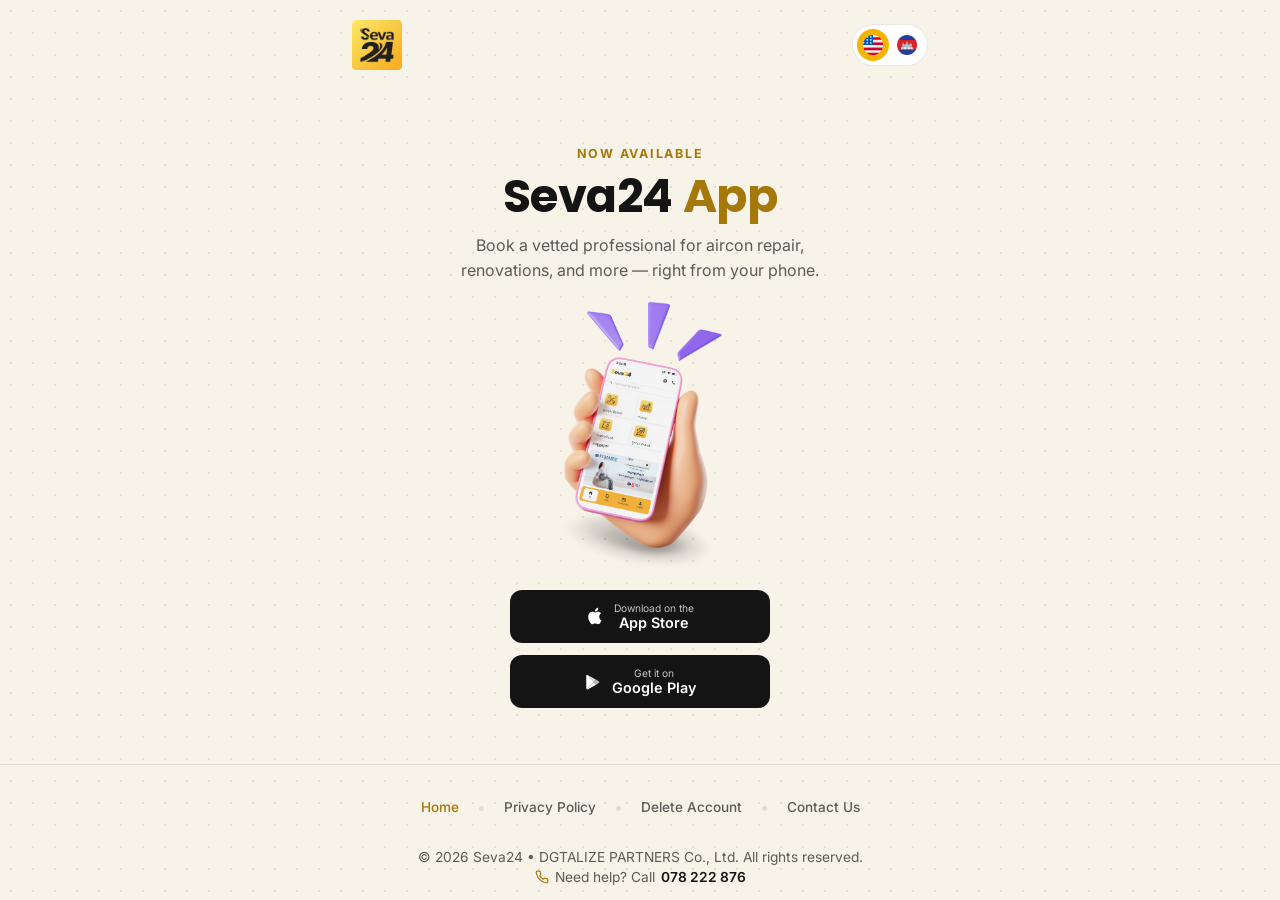
<file: index.html>
<!DOCTYPE html>
<html lang="en">

<head>
    <meta charset="UTF-8">
    <meta name="viewport" content="width=device-width, initial-scale=1">
    <title>Seva24 — Book Trusted Home Services in Cambodia | AC, Repairs &amp; Renovations</title>
    <meta name="description"
        content="Book vetted technicians and home improvement professionals in Cambodia with Seva24. Reliable aircon repair, maintenance, and renovations right from your phone.">
    <meta name="robots" content="index, follow, max-snippet:-1, max-image-preview:large, max-video-preview:-1">
    <link rel="canonical" href="https://www.seva24.app/">
    <meta name="google-site-verification" content="fVtrfRGreir2g_taZrusxmhYhRgDIjzkHx1LIh96Dx0">

    <!-- Open Graph / Facebook -->
    <meta property="og:type" content="website">
    <meta property="og:site_name" content="Seva24">
    <meta property="og:title" content="Seva24 — Book Trusted Home Services in Cambodia">
    <meta property="og:description"
        content="Book vetted technicians and home improvement professionals in Cambodia with Seva24. Reliable aircon repair, maintenance, and renovations right from your phone.">
    <meta property="og:url" content="https://www.seva24.app/">
    <meta property="og:image" content="https://www.seva24.app/assets/images/seva24-ui.png">
    <meta property="og:image:width" content="499">
    <meta property="og:image:height" content="817">
    <meta property="og:image:alt" content="Seva24 mobile application interface showing home service booking in Cambodia">
    <meta property="og:locale" content="en_US">
    <meta property="og:locale:alternate" content="km_KH">

    <!-- Twitter Card -->
    <meta name="twitter:card" content="summary_large_image">
    <meta name="twitter:title" content="Seva24 — Book Trusted Home Services in Cambodia">
    <meta name="twitter:description"
        content="Book vetted technicians and home improvement professionals in Cambodia with Seva24. Reliable aircon repair, maintenance, and renovations right from your phone.">
    <meta name="twitter:image" content="https://www.seva24.app/assets/images/seva24-ui.png">

    <!-- Schema.org Structured Data (JSON-LD) -->
    <script type="application/ld+json">
    {
      "@context": "https://schema.org",
      "@graph": [
        {
          "@type": "WebSite",
          "@id": "https://www.seva24.app/#website",
          "url": "https://www.seva24.app/",
          "name": "Seva24",
          "description": "Cambodia's trusted service booking platform for aircon repair, home renovations, and handyman services.",
          "inLanguage": ["en", "km"]
        },
        {
          "@type": "Organization",
          "@id": "https://www.seva24.app/#organization",
          "name": "DGTALIZE PARTNERS Co., Ltd.",
          "alternateName": "Seva24",
          "url": "https://www.seva24.app/",
          "logo": {
            "@type": "ImageObject",
            "url": "https://www.seva24.app/assets/images/seva24-logo.png",
            "width": 1024,
            "height": 1024
          },
          "contactPoint": [
            {
              "@type": "ContactPoint",
              "telephone": "+855-78-222-876",
              "contactType": "customer service",
              "areaServed": "KH",
              "availableLanguage": ["English", "Khmer"]
            }
          ]
        },
        {
          "@type": "SoftwareApplication",
          "@id": "https://www.seva24.app/#app",
          "name": "Seva24",
          "operatingSystem": "iOS, Android",
          "applicationCategory": "LifestyleApplication",
          "offers": {
            "@type": "Offer",
            "price": "0",
            "priceCurrency": "USD"
          },
          "downloadUrl": [
            "https://apps.apple.com/us/app/seva24/id6753072968",
            "https://play.google.com/store/apps/details?id=com.renobuild.mobile.app"
          ],
          "publisher": {
            "@id": "https://www.seva24.app/#organization"
          }
        }
      ]
    }
    </script>

    <!-- Favicon & App Icons -->
    <link rel="icon" type="image/x-icon" href="favicon.ico">
    <link rel="icon" type="image/png" sizes="32x32" href="assets/images/favicon/favicon-32x32.png">
    <link rel="icon" type="image/png" sizes="16x16" href="assets/images/favicon/favicon-16x16.png">
    <link rel="apple-touch-icon" sizes="180x180" href="assets/images/favicon/apple-touch-icon.png">
    <link rel="manifest" href="site.webmanifest">
    <meta name="theme-color" content="#F4B400">

    <link rel="preconnect" href="https://fonts.googleapis.com">
    <link rel="preconnect" href="https://fonts.gstatic.com" crossorigin>
    <link
        href="https://fonts.googleapis.com/css2?family=Poppins:wght@400;500;600;700;800&family=Inter:wght@400;500;600&family=Kantumruy+Pro:wght@400;500;600;700&display=swap"
        rel="stylesheet">
    <link rel="stylesheet" href="styles.css">
</head>

<body>

    <div class="wrap">
        <nav>
            <div class="logo">
                <img src="assets/images/seva24-logo.png" alt="Seva24 Logo" width="50" height="50">

            </div>
            <div class="lang-switch" role="group" aria-label="Language">
                <button type="button" class="active" aria-pressed="true" data-lang="en"><img
                        src="assets/images/flag-us.png" alt="English" width="20" height="20"></button>
                <button type="button" aria-pressed="false" data-lang="km"><img src="assets/images/flag-kh.png"
                        alt="ខ្មែរ" width="20" height="20"></button>
            </div>
        </nav>

        <section class="hero">
            <span class="eyebrow" data-en="Now Available" data-km="អាចទាញយកបានហើយ">Now Available</span>
            <h1 data-en-html='Seva24 <span class="accent">App</span>'
                data-km-html='<span class="accent">កម្មវិធី</span> Seva24'>Seva24 <span class="accent">App</span></h1>
            <p data-en="Book a vetted professional for aircon repair, renovations, and more — right from your phone."
                data-km="កក់ជាងជំនាញសម្រាប់ជួសជុលម៉ាស៊ីនត្រជាក់ ជួសជុលលំនៅដ្ឋាន និងសេវាកម្មជាច្រើនទៀតដោយផ្ទាល់ពីទូរស័ព្ទរបស់អ្នក">
                Book a vetted professional for aircon repair, renovations, and more — right from your
                phone.</p>
            <div class="app-icon-wrap">
                <div class="app-icon">
                    <img src="assets/images/seva24-ui.png" alt="Seva24 mobile application interface showing home service booking in Cambodia" width="499" height="817">
                </div>
            </div>
            <div class="store-row" id="download">
                <a class="store-btn" href="https://apps.apple.com/us/app/seva24/id6753072968"
                    aria-label="Download on the App Store" data-store="ios">
                    <svg width="18" height="18" viewBox="0 0 24 24" fill="currentColor">
                        <path
                            d="M16.365 1.43c0 1.14-.493 2.27-1.177 3.08-.744.9-1.99 1.57-2.987 1.57-.12 0-.23-.02-.3-.03-.01-.06-.04-.22-.04-.39 0-1.15.572-2.27 1.206-2.98.804-.94 2.22-1.64 3.19-1.68.03.13.05.28.05.43zm4.565 15.71c-.03.07-.463 1.58-1.518 3.12-.945 1.34-1.94 2.71-3.43 2.71-1.517 0-1.9-.88-3.63-.88-1.698 0-2.302.91-3.67.91-1.377 0-2.332-1.26-3.428-2.8-1.287-1.82-2.323-4.63-2.323-7.28 0-4.28 2.797-6.55 5.552-6.55 1.448 0 2.65.95 3.559.95.865 0 2.21-1.01 3.85-1.01.62 0 2.847.06 4.31 2.15-.11.07-2.572 1.5-2.572 4.6 0 3.7 3.25 4.99 3.3 5.01z" />
                    </svg>
                    <span><span class="sub">Download on the</span><span class="main">App Store</span></span>
                </a>
                <a class="store-btn"
                    href="https://play.google.com/store/apps/details?id=com.renobuild.mobile.app"
                    aria-label="Get it on Google Play" data-store="android">
                    <svg width="18" height="18" viewBox="0 0 24 24" fill="currentColor">
                        <path d="M3.6 2.4c-.4.4-.6.9-.6 1.5v16.2c0 .6.2 1.1.6 1.5l.1.1L13 12.4v-.2L3.7 2.3l-.1.1z" />
                        <path d="M16.1 15.5l-3.1-3.1v-.2l3.1-3.1 3.6 2c1 .6 1 1.6 0 2.2l-3.6 2.2z" opacity=".7" />
                        <path d="M16.1 15.5 13 12.3 3.7 21.6c.4.4 1 .4 1.7.1l10.7-6.2z" />
                        <path d="M16.1 9.1 5.4 2.9c-.7-.3-1.3-.3-1.7.1L13 12.3l3.1-3.2z" opacity=".85" />
                    </svg>
                    <span><span class="sub">Get it on</span><span class="main">Google Play</span></span>
                </a>
            </div>
        </section>
    </div>

    <footer>
        <nav class="footer-nav" aria-label="Footer Navigation">
            <a href="index.html" class="active" data-en="Home" data-km="ទំព័រដើម">Home</a>
            <span class="sep">•</span>
            <a href="privacy.html" data-en="Privacy Policy" data-km="គោលការណ៍ឯកជនភាព">Privacy Policy</a>
            <span class="sep">•</span>
            <a href="delete-account.html" data-en="Delete Account" data-km="លុបគណនី">Delete Account</a>
            <span class="sep">•</span>
            <a href="contact.html" data-en="Contact Us" data-km="ទំនាក់ទំនង">Contact Us</a>
        </nav>
        <p data-en="© 2026 Seva24 • DGTALIZE PARTNERS Co., Ltd. All rights reserved." data-km="© 2026 Seva24 • DGTALIZE PARTNERS Co., Ltd. រក្សាសិទ្ធិគ្រប់យ៉ាង។">© 2026 Seva24 • DGTALIZE PARTNERS Co., Ltd. All rights reserved.</p>
        <p class="support">
            <svg width="14" height="14" viewBox="0 0 24 24" fill="none" stroke="currentColor" stroke-width="2"
                stroke-linecap="round" stroke-linejoin="round">
                <path
                    d="M22 16.92v3a2 2 0 0 1-2.18 2 19.79 19.79 0 0 1-8.63-3.07 19.5 19.5 0 0 1-6-6 19.79 19.79 0 0 1-3.07-8.67A2 2 0 0 1 4.11 2h3a2 2 0 0 1 2 1.72c.127.96.361 1.903.7 2.81a2 2 0 0 1-.45 2.11L8.09 9.91a16 16 0 0 0 6 6l1.27-1.27a2 2 0 0 1 2.11-.45c.907.339 1.85.573 2.81.7A2 2 0 0 1 22 16.92z" />
            </svg>
            <span data-en="Need help? Call" data-km="ត្រូវការជំនួយ? ទំនាក់ទំនងមកលេខ">Need help? Call</span>
            <a href="tel:+85578222876">078 222 876</a>
        </p>
    </footer>

    <script>
        const translatable = document.querySelectorAll('[data-en], [data-en-html]');

        function applyLanguage(lang) {
            translatable.forEach((el) => {
                if (el.hasAttribute('data-en-html')) {
                    el.innerHTML = lang === 'km' ? el.dataset.kmHtml : el.dataset.enHtml;
                } else {
                    el.textContent = lang === 'km' ? el.dataset.km : el.dataset.en;
                }
            });
        }

        const langButtons = document.querySelectorAll('.lang-switch button');

        function setLanguage(lang) {
            langButtons.forEach((b) => {
                const isActive = b.dataset.lang === lang;
                b.classList.toggle('active', isActive);
                b.setAttribute('aria-pressed', String(isActive));
            });
            document.documentElement.lang = lang;
            applyLanguage(lang);
            localStorage.setItem('seva24-lang', lang);
        }

        langButtons.forEach((btn) => {
            btn.addEventListener('click', () => setLanguage(btn.dataset.lang));
        });

        const savedLang = localStorage.getItem('seva24-lang');
        if (savedLang) {
            setLanguage(savedLang);
        }

        function detectMobileOS() {
            const ua = navigator.userAgent || navigator.vendor || window.opera || '';
            if (/iPad|iPhone|iPod/.test(ua) && !window.MSStream) return 'ios';
            if (/android/i.test(ua)) return 'android';
            return null;
        }

        const detectedOS = detectMobileOS();
        if (detectedOS) {
            document.querySelectorAll('.store-btn[data-store]').forEach((btn) => {
                if (btn.dataset.store !== detectedOS) {
                    btn.remove();
                }
            });
        }
    </script>

</body>

</html>
</file>
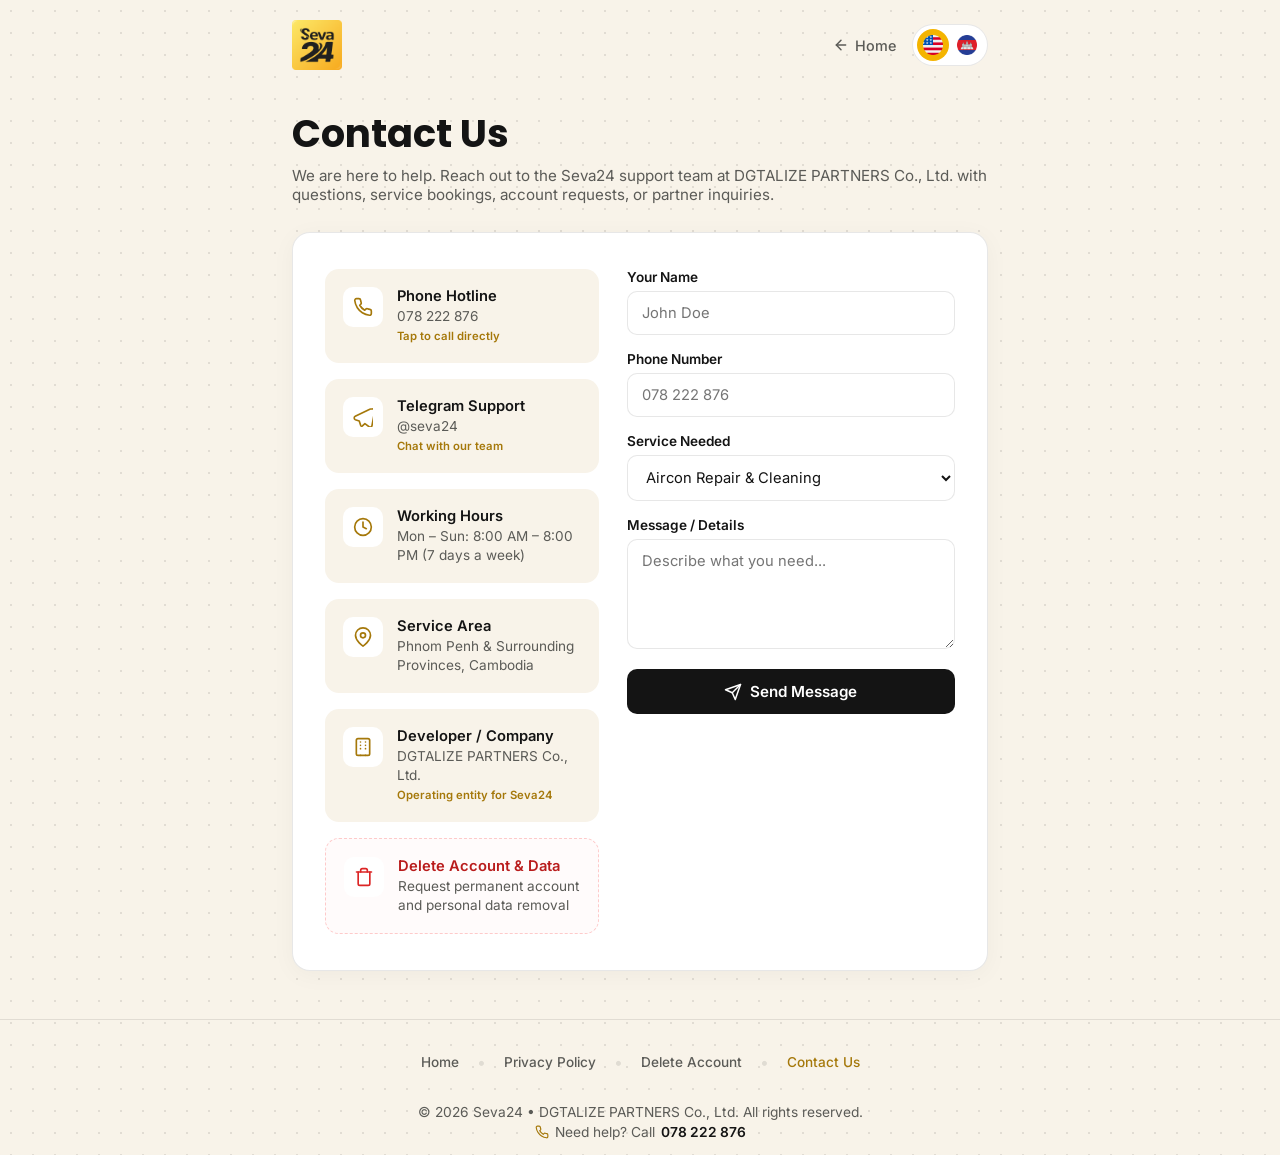
<file: contact.html>
<!DOCTYPE html>
<html lang="en">

<head>
    <meta charset="UTF-8">
    <meta name="viewport" content="width=device-width, initial-scale=1">
    <title>Contact Us &amp; Customer Support — Seva24 Cambodia</title>
    <meta name="description"
        content="Get in touch with Seva24 customer care in Cambodia. Contact us via phone hotline 078 222 876 or Telegram @seva24 for bookings and technician support.">
    <meta name="robots" content="index, follow, max-snippet:-1, max-image-preview:large, max-video-preview:-1">
    <link rel="canonical" href="https://www.seva24.app/contact.html">

    <!-- Open Graph / Facebook -->
    <meta property="og:type" content="website">
    <meta property="og:site_name" content="Seva24">
    <meta property="og:title" content="Contact Us &amp; Customer Support — Seva24 Cambodia">
    <meta property="og:description"
        content="Get in touch with Seva24 customer care in Cambodia. Contact us via phone hotline 078 222 876 or Telegram @seva24 for bookings and technician support.">
    <meta property="og:url" content="https://www.seva24.app/contact.html">
    <meta property="og:image" content="https://www.seva24.app/assets/images/seva24-logo.png">
    <meta property="og:image:width" content="1024">
    <meta property="og:image:height" content="1024">
    <meta property="og:image:alt" content="Seva24 Logo">
    <meta property="og:locale" content="en_US">
    <meta property="og:locale:alternate" content="km_KH">

    <!-- Twitter Card -->
    <meta name="twitter:card" content="summary">
    <meta name="twitter:title" content="Contact Us &amp; Customer Support — Seva24 Cambodia">
    <meta name="twitter:description"
        content="Get in touch with Seva24 customer care in Cambodia. Contact us via phone hotline 078 222 876 or Telegram @seva24 for bookings and technician support.">
    <meta name="twitter:image" content="https://www.seva24.app/assets/images/seva24-logo.png">

    <!-- Schema.org Structured Data (JSON-LD) -->
    <script type="application/ld+json">
    {
      "@context": "https://schema.org",
      "@graph": [
        {
          "@type": "ContactPage",
          "@id": "https://www.seva24.app/contact.html#webpage",
          "url": "https://www.seva24.app/contact.html",
          "name": "Contact Us — Seva24",
          "description": "Customer support, hotline, and inquiries for Seva24 home service booking platform in Cambodia.",
          "isPartOf": {
            "@type": "WebSite",
            "@id": "https://www.seva24.app/#website",
            "name": "Seva24",
            "url": "https://www.seva24.app/"
          }
        },
        {
          "@type": "BreadcrumbList",
          "@id": "https://www.seva24.app/contact.html#breadcrumb",
          "itemListElement": [
            {
              "@type": "ListItem",
              "position": 1,
              "name": "Home",
              "item": "https://www.seva24.app/"
            },
            {
              "@type": "ListItem",
              "position": 2,
              "name": "Contact Us",
              "item": "https://www.seva24.app/contact.html"
            }
          ]
        },
        {
          "@type": "LocalBusiness",
          "@id": "https://www.seva24.app/#localbusiness",
          "name": "Seva24 - DGTALIZE PARTNERS Co., Ltd.",
          "url": "https://www.seva24.app/",
          "logo": "https://www.seva24.app/assets/images/seva24-logo.png",
          "image": "https://www.seva24.app/assets/images/seva24-ui.png",
          "telephone": "+855-78-222-876",
          "address": {
            "@type": "PostalAddress",
            "addressLocality": "Phnom Penh",
            "addressCountry": "KH"
          },
          "openingHoursSpecification": [
            {
              "@type": "OpeningHoursSpecification",
              "dayOfWeek": [
                "Monday",
                "Tuesday",
                "Wednesday",
                "Thursday",
                "Friday",
                "Saturday",
                "Sunday"
              ],
              "opens": "08:00",
              "closes": "20:00"
            }
          ]
        }
      ]
    }
    </script>

    <!-- Favicon & App Icons -->
    <link rel="icon" type="image/x-icon" href="favicon.ico">
    <link rel="icon" type="image/png" sizes="32x32" href="assets/images/favicon/favicon-32x32.png">
    <link rel="icon" type="image/png" sizes="16x16" href="assets/images/favicon/favicon-16x16.png">
    <link rel="apple-touch-icon" sizes="180x180" href="assets/images/favicon/apple-touch-icon.png">
    <link rel="manifest" href="site.webmanifest">
    <meta name="theme-color" content="#F4B400">

    <link rel="preconnect" href="https://fonts.googleapis.com">
    <link rel="preconnect" href="https://fonts.gstatic.com" crossorigin>
    <link
        href="https://fonts.googleapis.com/css2?family=Poppins:wght@400;500;600;700;800&family=Inter:wght@400;500;600&family=Kantumruy+Pro:wght@400;500;600;700&display=swap"
        rel="stylesheet">
    <link rel="stylesheet" href="styles.css">
</head>

<body>

    <div class="wrap page-wrap">
        <nav>
            <div class="logo">
                <a href="index.html" style="display:flex;align-items:center;text-decoration:none;color:inherit;">
                    <img src="assets/images/seva24-logo.png" alt="Seva24 Logo" width="50" height="50">
                </a>
            </div>
            <div class="nav-links">
                <a href="index.html" class="nav-back">
                    <svg width="16" height="16" viewBox="0 0 24 24" fill="none" stroke="currentColor" stroke-width="2.2" stroke-linecap="round" stroke-linejoin="round">
                        <line x1="19" y1="12" x2="5" y2="12"></line>
                        <polyline points="12 19 5 12 12 5"></polyline>
                    </svg>
                    <span data-en="Home" data-km="ទំព័រដើម">Home</span>
                </a>
                <div class="lang-switch" role="group" aria-label="Language">
                    <button type="button" class="active" aria-pressed="true" data-lang="en">
                        <img src="assets/images/flag-us.png" alt="English" width="20" height="20">
                    </button>
                    <button type="button" aria-pressed="false" data-lang="km">
                        <img src="assets/images/flag-kh.png" alt="ខ្មែរ" width="20" height="20">
                    </button>
                </div>
            </div>
        </nav>

        <header class="page-header">
            <h1 data-en="Contact Us" data-km="ទំនាក់ទំនងយើងខ្ញុំ">Contact Us</h1>
            <p data-en="We are here to help. Reach out to the Seva24 support team at DGTALIZE PARTNERS Co., Ltd. with questions, service bookings, account requests, or partner inquiries."
                data-km="យើងត្រៀមខ្លួនជួយលោកអ្នកជានិច្ច។ សូមទាក់ទងមកកាន់ក្រុមការងារ Seva24 នៃក្រុមហ៊ុន DGTALIZE PARTNERS Co., Ltd. សម្រាប់ចម្ងល់ ការកក់សេវាកម្ម សំណើគណនី ឬដៃគូសហការ។">
                We are here to help. Reach out to the Seva24 support team at DGTALIZE PARTNERS Co., Ltd. with questions, service bookings, account requests, or partner inquiries.
            </p>
        </header>

        <main class="subpage-card">
            <div class="contact-grid">
                <!-- Contact Channels -->
                <div class="contact-info">
                    <!-- Phone -->
                    <a href="tel:+85578222876" class="info-tile">
                        <div class="info-icon">
                            <svg width="20" height="20" viewBox="0 0 24 24" fill="none" stroke="currentColor" stroke-width="2" stroke-linecap="round" stroke-linejoin="round">
                                <path d="M22 16.92v3a2 2 0 0 1-2.18 2 19.79 19.79 0 0 1-8.63-3.07 19.5 19.5 0 0 1-6-6 19.79 19.79 0 0 1-3.07-8.67A2 2 0 0 1 4.11 2h3a2 2 0 0 1 2 1.72c.127.96.361 1.903.7 2.81a2 2 0 0 1-.45 2.11L8.09 9.91a16 16 0 0 0 6 6l1.27-1.27a2 2 0 0 1 2.11-.45c.907.339 1.85.573 2.81.7A2 2 0 0 1 22 16.92z"></path>
                            </svg>
                        </div>
                        <div>
                            <div class="info-title" data-en="Phone Hotline" data-km="លេខទូរស័ព្ទទាន់ហេតុការណ៍">Phone Hotline</div>
                            <div class="info-desc">078 222 876<br><small style="color:var(--gold-deep);font-weight:600;" data-en="Tap to call directly" data-km="ចុចដើម្បីហៅចេញ">Tap to call directly</small></div>
                        </div>
                    </a>

                    <!-- Telegram / Messaging -->
                    <a href="https://t.me/seva24" target="_blank" rel="noopener noreferrer" class="info-tile">
                        <div class="info-icon">
                            <svg width="20" height="20" viewBox="0 0 24 24" fill="none" stroke="currentColor" stroke-width="2" stroke-linecap="round" stroke-linejoin="round">
                                <path d="M21.198 2.433a2.242 2.242 0 0 0-1.022.215l-17.5 8.5a2.25 2.25 0 0 0 .14 4.095l4.67 1.557 1.77 5.485a1.25 1.25 0 0 0 2.052.48l2.968-2.732 4.965 3.655a2.25 2.25 0 0 0 3.545-1.405l3.25-17a2.25 2.25 0 0 0-2.838-2.85z"></path>
                            </svg>
                        </div>
                        <div>
                            <div class="info-title" data-en="Telegram Support" data-km="តេឡេក្រាមជំនួយ (Telegram)">Telegram Support</div>
                            <div class="info-desc">@seva24<br><small style="color:var(--gold-deep);font-weight:600;" data-en="Chat with our team" data-km="ផ្ញើសារជជែកផ្ទាល់">Chat with our team</small></div>
                        </div>
                    </a>

                    <!-- Hours -->
                    <div class="info-tile">
                        <div class="info-icon">
                            <svg width="20" height="20" viewBox="0 0 24 24" fill="none" stroke="currentColor" stroke-width="2" stroke-linecap="round" stroke-linejoin="round">
                                <circle cx="12" cy="12" r="10"></circle>
                                <polyline points="12 6 12 12 16 14"></polyline>
                            </svg>
                        </div>
                        <div>
                            <div class="info-title" data-en="Working Hours" data-km="ម៉ោងបម្រើការងារ">Working Hours</div>
                            <div class="info-desc" data-en="Mon – Sun: 8:00 AM – 8:00 PM (7 days a week)" data-km="ច័ន្ទ – អាទិត្យ៖ ៨:០០ ព្រឹក – ៨:០០ យប់ (៧ថ្ងៃក្នុងមួយសប្តាហ៍)">Mon – Sun: 8:00 AM – 8:00 PM (7 days a week)</div>
                        </div>
                    </div>

                    <!-- Location -->
                    <div class="info-tile">
                        <div class="info-icon">
                            <svg width="20" height="20" viewBox="0 0 24 24" fill="none" stroke="currentColor" stroke-width="2" stroke-linecap="round" stroke-linejoin="round">
                                <path d="M21 10c0 7-9 13-9 13s-9-6-9-13a9 9 0 0 1 18 0z"></path>
                                <circle cx="12" cy="10" r="3"></circle>
                            </svg>
                        </div>
                        <div>
                            <div class="info-title" data-en="Service Area" data-km="តំបន់សេវាកម្ម">Service Area</div>
                            <div class="info-desc" data-en="Phnom Penh &amp; Surrounding Provinces, Cambodia" data-km="រាជធានីភ្នំពេញ និងបណ្តាខេត្តនានា ព្រះរាជាណាចក្រកម្ពុជា">Phnom Penh &amp; Surrounding Provinces, Cambodia</div>
                        </div>
                    </div>

                    <!-- Developer & Operating Entity -->
                    <div class="info-tile">
                        <div class="info-icon">
                            <svg width="20" height="20" viewBox="0 0 24 24" fill="none" stroke="currentColor" stroke-width="2" stroke-linecap="round" stroke-linejoin="round">
                                <rect x="4" y="2" width="16" height="20" rx="2" ry="2"></rect>
                                <line x1="9" y1="22" x2="9" y2="22.01"></line>
                                <line x1="15" y1="22" x2="15" y2="22.01"></line>
                                <line x1="9" y1="6" x2="9" y2="6.01"></line>
                                <line x1="15" y1="6" x2="15" y2="6.01"></line>
                                <line x1="9" y1="10" x2="9" y2="10.01"></line>
                                <line x1="15" y1="10" x2="15" y2="10.01"></line>
                                <line x1="9" y1="14" x2="9" y2="14.01"></line>
                                <line x1="15" y1="14" x2="15" y2="14.01"></line>
                            </svg>
                        </div>
                        <div>
                            <div class="info-title" data-en="Developer / Company" data-km="អ្នកអភិវឌ្ឍន៍ / ក្រុមហ៊ុន">Developer / Company</div>
                            <div class="info-desc">DGTALIZE PARTNERS Co., Ltd.<br><small style="color:var(--gold-deep);font-weight:600;" data-en="Operating entity for Seva24" data-km="ក្រុមហ៊ុនប្រតិបត្តិការ Seva24">Operating entity for Seva24</small></div>
                        </div>
                    </div>

                    <!-- Account Deletion Quick Link -->
                    <a href="delete-account.html" class="info-tile" style="border:1px dashed #FECACA;background:#FFFBFB;">
                        <div class="info-icon" style="color:#DC2626;">
                            <svg width="20" height="20" viewBox="0 0 24 24" fill="none" stroke="currentColor" stroke-width="2" stroke-linecap="round" stroke-linejoin="round">
                                <polyline points="3 6 5 6 21 6"></polyline>
                                <path d="M19 6v14a2 2 0 0 1-2 2H7a2 2 0 0 1-2-2V6m3 0V4a2 2 0 0 1 2-2h4a2 2 0 0 1 2 2v2"></path>
                            </svg>
                        </div>
                        <div>
                            <div class="info-title" style="color:#B91C1C;" data-en="Delete Account &amp; Data" data-km="លុបគណនី និងទិន្នន័យ">Delete Account &amp; Data</div>
                            <div class="info-desc" data-en="Request permanent account and personal data removal" data-km="ស្នើសុំលុបគណនី និងទិន្នន័យផ្ទាល់ខ្លួនជាអចិន្ត្រៃយ៍">Request permanent account and personal data removal</div>
                        </div>
                    </a>
                </div>

                <!-- Inquiry Form -->
                <div>
                    <form class="contact-form" id="contact-form" novalidate>
                        <div class="form-group">
                            <label class="form-label" for="contact-name" data-en="Your Name" data-km="ឈ្មោះរបស់អ្នក">Your Name</label>
                            <input class="form-input" type="text" id="contact-name" name="name" autocomplete="name" required placeholder="John Doe">
                        </div>

                        <div class="form-group">
                            <label class="form-label" for="contact-phone" data-en="Phone Number" data-km="លេខទូរស័ព្ទ">Phone Number</label>
                            <input class="form-input" type="tel" id="contact-phone" name="phone" inputmode="tel" autocomplete="tel" required placeholder="078 222 876">
                        </div>

                        <div class="form-group">
                            <label class="form-label" for="contact-service" data-en="Service Needed" data-km="សេវាកម្មដែលត្រូវការ">Service Needed</label>
                            <select class="form-input" id="contact-service" name="service" style="background:#fff;">
                                <option value="aircon" data-en="Aircon Repair &amp; Cleaning" data-km="ជួសជុល និងលាងម៉ាស៊ីនត្រជាក់">Aircon Repair &amp; Cleaning</option>
                                <option value="renovation" data-en="Home Renovation &amp; Painting" data-km="ជួសជុល និងលាបថ្នាំផ្ទះ">Home Renovation &amp; Painting</option>
                                <option value="plumbing" data-en="Plumbing &amp; Electrical" data-km="ប្រព័ន្ធទឹក និងភ្លើង">Plumbing &amp; Electrical</option>
                                <option value="general" data-en="General Inquiry / Support" data-km="ការសាកសួរទូទៅ / ជំនួយ">General Inquiry / Support</option>
                                <option value="deletion" data-en="Account &amp; Data Deletion Request" data-km="ស្នើសុំលុបគណនី និងទិន្នន័យ">Account &amp; Data Deletion Request</option>
                                <option value="partner" data-en="Join as a Service Partner" data-km="ចុះឈ្មោះជាជាងដៃគូសហការ">Join as a Service Partner</option>
                            </select>
                        </div>

                        <div class="form-group">
                            <label class="form-label" for="contact-message" data-en="Message / Details" data-km="សារ / ព័ត៌មានលម្អិត">Message / Details</label>
                            <textarea class="form-textarea" id="contact-message" name="message" required placeholder="Describe what you need..."></textarea>
                        </div>

                        <button type="submit" class="btn-submit">
                            <svg width="18" height="18" viewBox="0 0 24 24" fill="none" stroke="currentColor" stroke-width="2" stroke-linecap="round" stroke-linejoin="round">
                                <line x1="22" y1="2" x2="11" y2="13"></line>
                                <polygon points="22 2 15 22 11 13 2 9 22 2"></polygon>
                            </svg>
                            <span data-en="Send Message" data-km="ផ្ញើសារ">Send Message</span>
                        </button>

                        <div class="form-alert" id="form-alert" role="status" aria-live="polite"></div>
                    </form>
                </div>
            </div>
        </main>
    </div>

    <footer>
        <nav class="footer-nav" aria-label="Footer Navigation">
            <a href="index.html" data-en="Home" data-km="ទំព័រដើម">Home</a>
            <span class="sep">•</span>
            <a href="privacy.html" data-en="Privacy Policy" data-km="គោលការណ៍ឯកជនភាព">Privacy Policy</a>
            <span class="sep">•</span>
            <a href="delete-account.html" data-en="Delete Account" data-km="លុបគណនី">Delete Account</a>
            <span class="sep">•</span>
            <a href="contact.html" class="active" data-en="Contact Us" data-km="ទំនាក់ទំនង">Contact Us</a>
        </nav>
        <p data-en="© 2026 Seva24 • DGTALIZE PARTNERS Co., Ltd. All rights reserved." data-km="© 2026 Seva24 • DGTALIZE PARTNERS Co., Ltd. រក្សាសិទ្ធិគ្រប់យ៉ាង។">© 2026 Seva24 • DGTALIZE PARTNERS Co., Ltd. All rights reserved.</p>
        <p class="support">
            <svg width="14" height="14" viewBox="0 0 24 24" fill="none" stroke="currentColor" stroke-width="2"
                stroke-linecap="round" stroke-linejoin="round">
                <path
                    d="M22 16.92v3a2 2 0 0 1-2.18 2 19.79 19.79 0 0 1-8.63-3.07 19.5 19.5 0 0 1-6-6 19.79 19.79 0 0 1-3.07-8.67A2 2 0 0 1 4.11 2h3a2 2 0 0 1 2 1.72c.127.96.361 1.903.7 2.81a2 2 0 0 1-.45 2.11L8.09 9.91a16 16 0 0 0 6 6l1.27-1.27a2 2 0 0 1 2.11-.45c.907.339 1.85.573 2.81.7A2 2 0 0 1 22 16.92z" />
            </svg>
            <span data-en="Need help? Call" data-km="ត្រូវការជំនួយ? ទំនាក់ទំនងមកលេខ">Need help? Call</span>
            <a href="tel:+85578222876">078 222 876</a>
        </p>
    </footer>

    <script>
        const translatable = document.querySelectorAll('[data-en], [data-en-html]');

        function applyLanguage(lang) {
            translatable.forEach((el) => {
                if (el.hasAttribute('data-en-html')) {
                    el.innerHTML = lang === 'km' ? el.dataset.kmHtml : el.dataset.enHtml;
                } else {
                    el.innerHTML = lang === 'km' ? el.dataset.km : el.dataset.en;
                }
            });
        }

        const langButtons = document.querySelectorAll('.lang-switch button');

        function setLanguage(lang) {
            langButtons.forEach((b) => {
                const isActive = b.dataset.lang === lang;
                b.classList.toggle('active', isActive);
                b.setAttribute('aria-pressed', String(isActive));
            });
            document.documentElement.lang = lang;
            applyLanguage(lang);
            localStorage.setItem('seva24-lang', lang);
        }

        langButtons.forEach((btn) => {
            btn.addEventListener('click', () => setLanguage(btn.dataset.lang));
        });

        const savedLang = localStorage.getItem('seva24-lang');
        if (savedLang) {
            setLanguage(savedLang);
        }

        // Contact form submit handling with user-friendly feedback
        const form = document.getElementById('contact-form');
        const alertBox = document.getElementById('form-alert');

        form.addEventListener('submit', (e) => {
            e.preventDefault();
            const name = document.getElementById('contact-name').value.trim();
            const phone = document.getElementById('contact-phone').value.trim();
            const message = document.getElementById('contact-message').value.trim();
            const currentLang = localStorage.getItem('seva24-lang') || 'en';

            if (!name || !phone || !message) {
                alertBox.className = 'form-alert';
                alertBox.style.display = 'block';
                alertBox.style.background = '#FEE2E2';
                alertBox.style.color = '#B91C1C';
                alertBox.style.borderColor = '#FECACA';
                alertBox.textContent = currentLang === 'km' 
                    ? 'សូមបំពេញព័ត៌មានដែលចាំបាច់ទាំងអស់។'
                    : 'Please fill in all required fields.';
                return;
            }

            // Success feedback
            alertBox.className = 'form-alert success';
            alertBox.textContent = currentLang === 'km'
                ? 'សូមអរគុណ! សាររបស់អ្នកត្រូវបានផ្ញើដោយជោគជ័យ។ ក្រុមការងារយើងនឹងទាក់ទងមកអ្នកវិញក្នុងពេលឆាប់ៗ។'
                : 'Thank you! Your message has been sent successfully. Our team will contact you shortly.';
            form.reset();
        });
    </script>

</body>

</html>
</file>
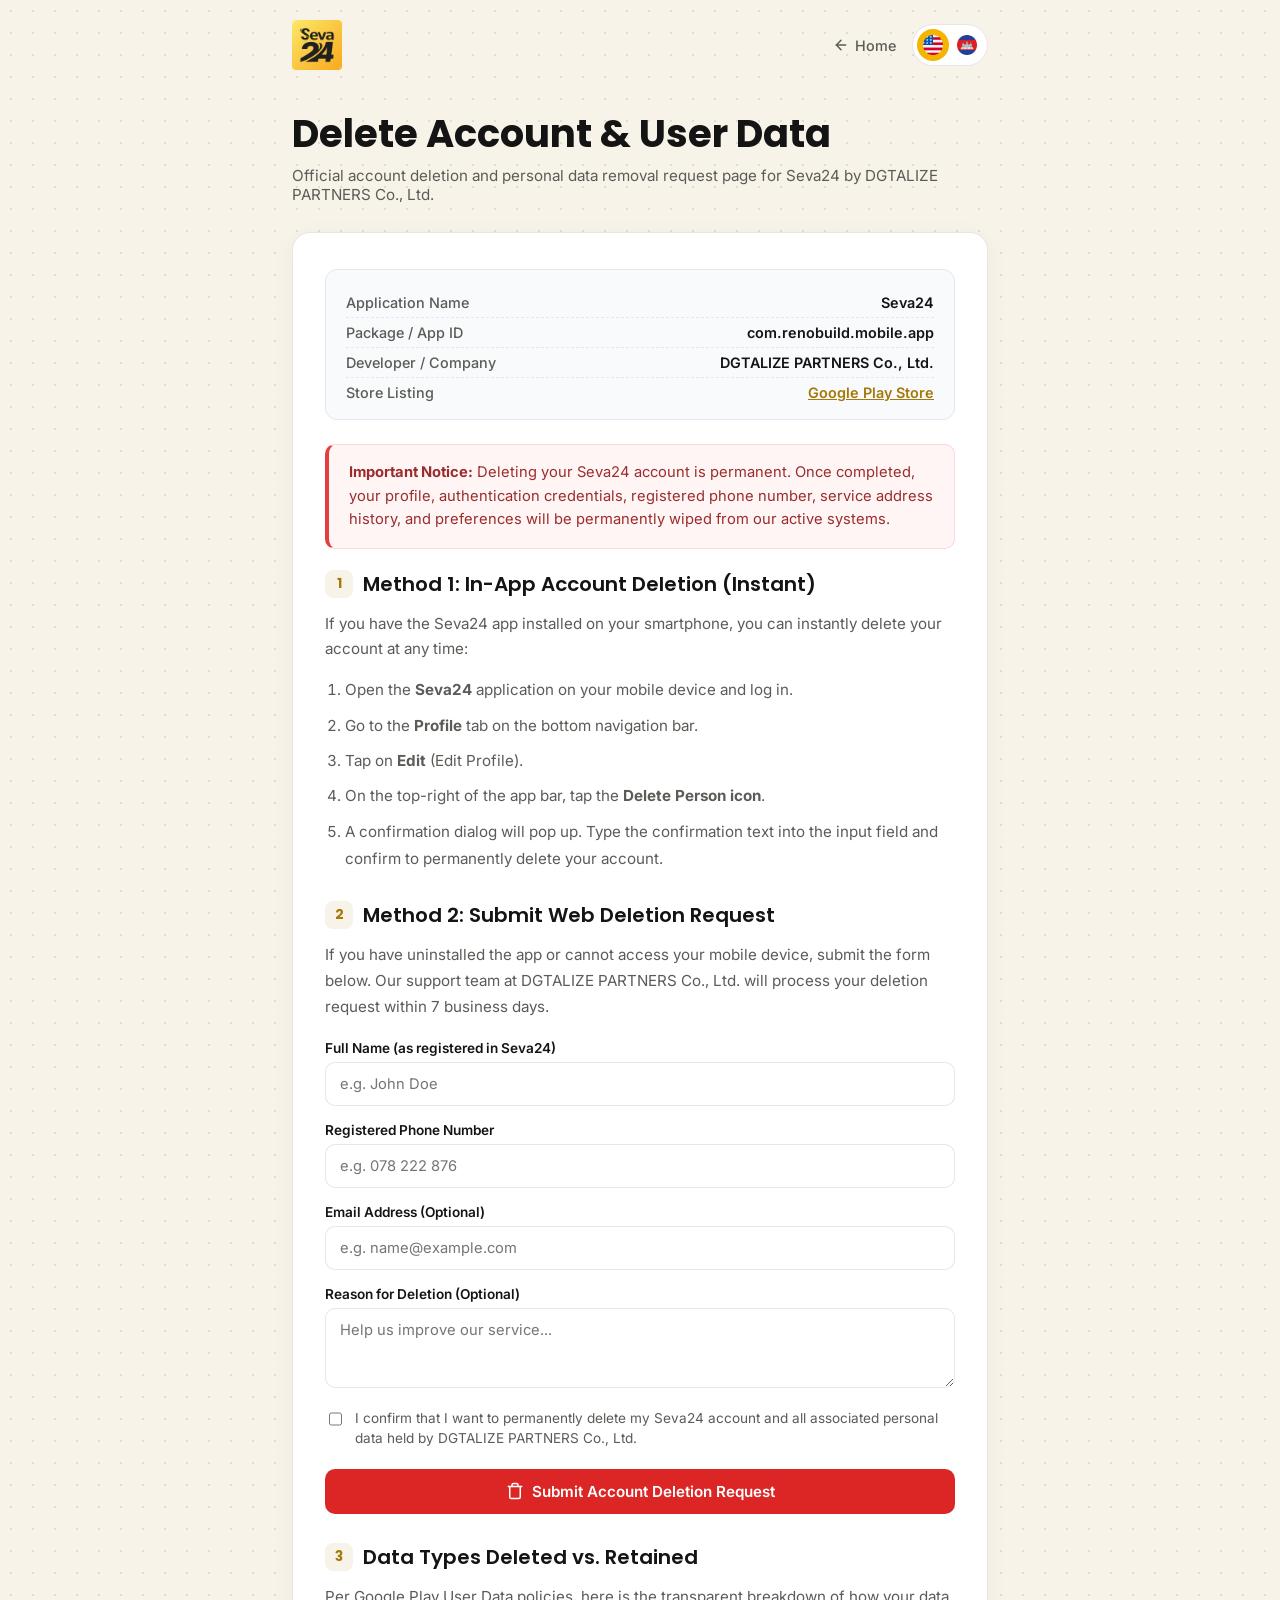
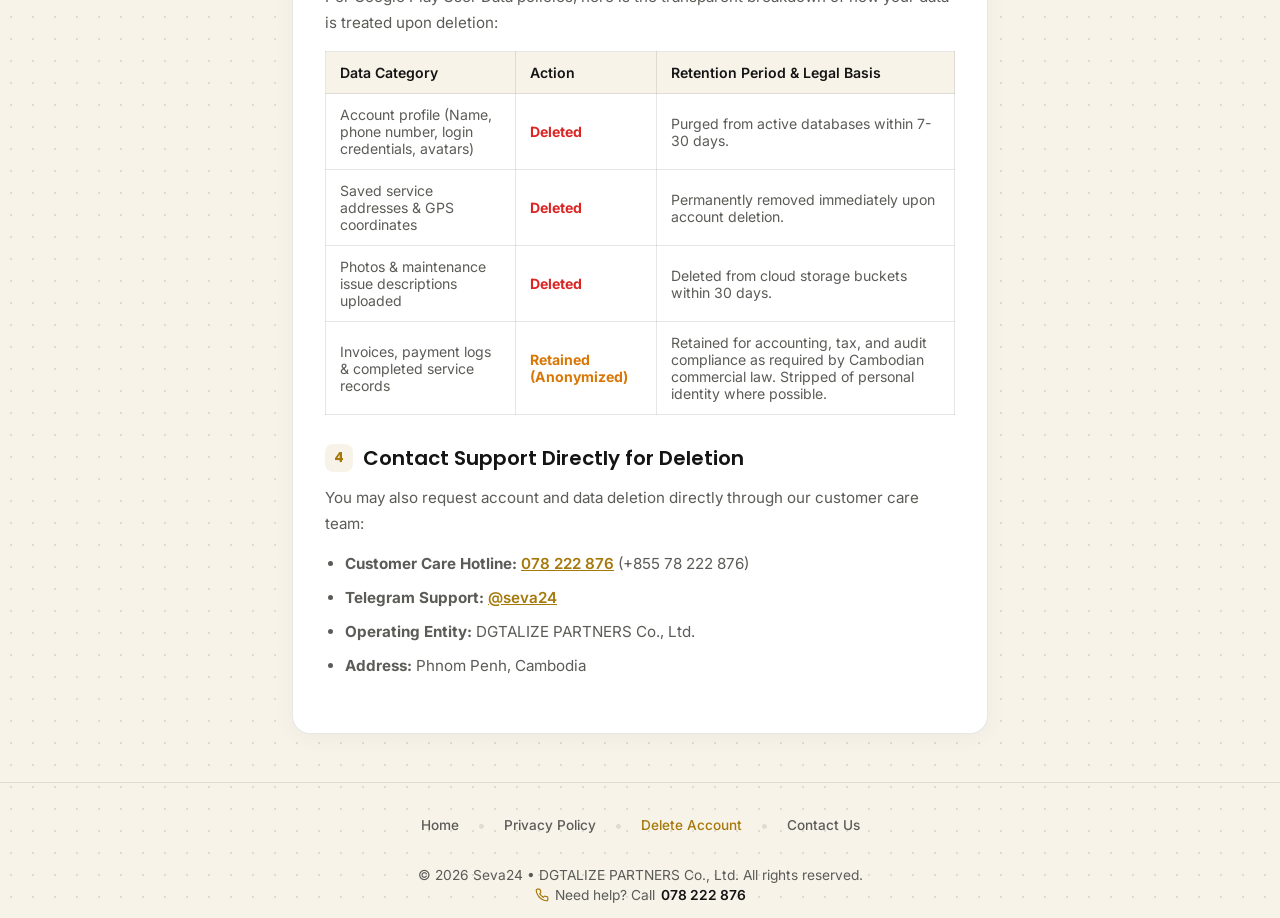
<file: delete-account.html>
<!DOCTYPE html>
<html lang="en">

<head>
    <meta charset="UTF-8">
    <meta name="viewport" content="width=device-width, initial-scale=1">
    <title>Delete Account &amp; User Data — Seva24 | DGTALIZE PARTNERS</title>
    <meta name="description"
        content="Request account and personal data deletion for the Seva24 mobile application by DGTALIZE PARTNERS Co., Ltd. Learn how your data is handled, deleted, and retained.">
    <meta name="robots" content="index, follow, max-snippet:-1, max-image-preview:large, max-video-preview:-1">
    <link rel="canonical" href="https://www.seva24.app/delete-account.html">

    <!-- Open Graph / Facebook -->
    <meta property="og:type" content="website">
    <meta property="og:site_name" content="Seva24">
    <meta property="og:title" content="Delete Account &amp; User Data — Seva24">
    <meta property="og:description"
        content="Request account and personal data deletion for the Seva24 mobile application by DGTALIZE PARTNERS Co., Ltd.">
    <meta property="og:url" content="https://www.seva24.app/delete-account.html">
    <meta property="og:image" content="https://www.seva24.app/assets/images/seva24-logo.png">
    <meta property="og:image:width" content="1024">
    <meta property="og:image:height" content="1024">
    <meta property="og:image:alt" content="Seva24 Logo">
    <meta property="og:locale" content="en_US">
    <meta property="og:locale:alternate" content="km_KH">

    <!-- Twitter Card -->
    <meta name="twitter:card" content="summary">
    <meta name="twitter:title" content="Delete Account &amp; User Data — Seva24">
    <meta name="twitter:description"
        content="Request account and personal data deletion for the Seva24 mobile application by DGTALIZE PARTNERS Co., Ltd.">
    <meta name="twitter:image" content="https://www.seva24.app/assets/images/seva24-logo.png">

    <!-- Schema.org Structured Data (JSON-LD) -->
    <script type="application/ld+json">
    {
      "@context": "https://schema.org",
      "@graph": [
        {
          "@type": "WebPage",
          "@id": "https://www.seva24.app/delete-account.html#webpage",
          "url": "https://www.seva24.app/delete-account.html",
          "name": "Delete Account & User Data — Seva24",
          "description": "Account and user data deletion policy and request form for the Seva24 mobile application.",
          "isPartOf": {
            "@type": "WebSite",
            "@id": "https://www.seva24.app/#website",
            "name": "Seva24",
            "url": "https://www.seva24.app/"
          }
        },
        {
          "@type": "BreadcrumbList",
          "@id": "https://www.seva24.app/delete-account.html#breadcrumb",
          "itemListElement": [
            {
              "@type": "ListItem",
              "position": 1,
              "name": "Home",
              "item": "https://www.seva24.app/"
            },
            {
              "@type": "ListItem",
              "position": 2,
              "name": "Delete Account",
              "item": "https://www.seva24.app/delete-account.html"
            }
          ]
        }
      ]
    }
    </script>

    <!-- Favicon & App Icons -->
    <link rel="icon" type="image/x-icon" href="favicon.ico">
    <link rel="icon" type="image/png" sizes="32x32" href="assets/images/favicon/favicon-32x32.png">
    <link rel="icon" type="image/png" sizes="16x16" href="assets/images/favicon/favicon-16x16.png">
    <link rel="apple-touch-icon" sizes="180x180" href="assets/images/favicon/apple-touch-icon.png">
    <link rel="manifest" href="site.webmanifest">
    <meta name="theme-color" content="#F4B400">

    <link rel="preconnect" href="https://fonts.googleapis.com">
    <link rel="preconnect" href="https://fonts.gstatic.com" crossorigin>
    <link
        href="https://fonts.googleapis.com/css2?family=Poppins:wght@400;500;600;700;800&family=Inter:wght@400;500;600&family=Kantumruy+Pro:wght@400;500;600;700&display=swap"
        rel="stylesheet">
    <link rel="stylesheet" href="styles.css">
    <style>
        .danger-alert {
            background: #FFF5F5;
            border: 1px solid #FED7D7;
            border-left: 4px solid #E53E3E;
            border-radius: 10px;
            padding: 16px 20px;
            margin: 20px 0;
        }

        .danger-alert p {
            margin: 0;
            color: #9B2C2C;
            font-size: 0.92rem;
            line-height: 1.6;
        }

        .entity-box {
            background: #F8FAFC;
            border: 1px solid #E2E8F0;
            border-radius: 12px;
            padding: 18px 20px;
            margin-bottom: 24px;
        }

        .entity-row {
            display: flex;
            justify-content: space-between;
            padding: 6px 0;
            font-size: 0.9rem;
            border-bottom: 1px dashed #E2E8F0;
        }

        .entity-row:last-child {
            border-bottom: none;
            padding-bottom: 0;
        }

        .entity-row .label {
            color: var(--ink-soft);
            font-weight: 500;
        }

        .entity-row .val {
            color: var(--ink);
            font-weight: 600;
            text-align: right;
        }

        .step-list {
            margin: 12px 0 20px 20px;
            padding: 0;
            color: var(--ink-soft);
            line-height: 1.8;
            font-size: 0.95rem;
        }

        .step-list li {
            margin-bottom: 8px;
        }

        .table-responsive {
            width: 100%;
            overflow-x: auto;
            margin: 16px 0 24px;
        }

        .data-table {
            width: 100%;
            border-collapse: collapse;
            font-size: 0.88rem;
            text-align: left;
        }

        .data-table th,
        .data-table td {
            padding: 12px 14px;
            border: 1px solid var(--line);
        }

        .data-table th {
            background: var(--bg);
            color: var(--ink);
            font-weight: 600;
        }

        .data-table td {
            color: var(--ink-soft);
        }

        .checkbox-group {
            display: flex;
            align-items: flex-start;
            gap: 10px;
            margin-top: 4px;
        }

        .checkbox-group input[type="checkbox"] {
            margin-top: 3px;
            accent-color: var(--gold-deep);
            width: 16px;
            height: 16px;
            cursor: pointer;
        }

        .checkbox-group label {
            font-size: 0.85rem;
            color: var(--ink-soft);
            cursor: pointer;
            line-height: 1.5;
        }
    </style>
</head>

<body>

    <div class="wrap page-wrap">
        <nav>
            <div class="logo">
                <a href="index.html" style="display:flex;align-items:center;text-decoration:none;color:inherit;">
                    <img src="assets/images/seva24-logo.png" alt="Seva24 Logo" width="50" height="50">
                </a>
            </div>
            <div class="nav-links">
                <a href="index.html" class="nav-back">
                    <svg width="16" height="16" viewBox="0 0 24 24" fill="none" stroke="currentColor" stroke-width="2.2"
                        stroke-linecap="round" stroke-linejoin="round">
                        <line x1="19" y1="12" x2="5" y2="12"></line>
                        <polyline points="12 19 5 12 12 5"></polyline>
                    </svg>
                    <span data-en="Home" data-km="ទំព័រដើម">Home</span>
                </a>
                <div class="lang-switch" role="group" aria-label="Language">
                    <button type="button" class="active" aria-pressed="true" data-lang="en">
                        <img src="assets/images/flag-us.png" alt="English" width="20" height="20">
                    </button>
                    <button type="button" aria-pressed="false" data-lang="km">
                        <img src="assets/images/flag-kh.png" alt="ខ្មែរ" width="20" height="20">
                    </button>
                </div>
            </div>
        </nav>

        <header class="page-header">
            <h1 data-en="Delete Account &amp; User Data" data-km="លុបគណនី និងទិន្នន័យអ្នកប្រើប្រាស់">Delete Account &amp; User Data</h1>
            <p data-en="Official account deletion and personal data removal request page for Seva24 by DGTALIZE PARTNERS Co., Ltd."
                data-km="ទំព័រផ្លូវការសម្រាប់ស្នើសុំលុបគណនី និងទិន្នន័យផ្ទាល់ខ្លួនសម្រាប់កម្មវិធី Seva24 របស់ក្រុមហ៊ុន DGTALIZE PARTNERS Co., Ltd.">
                Official account deletion and personal data removal request page for Seva24 by DGTALIZE PARTNERS Co., Ltd.
            </p>
        </header>

        <main class="subpage-card policy-body">
            <!-- App and Developer Entity Verification Box (Required by Google Play Policy) -->
            <div class="entity-box">
                <div class="entity-row">
                    <span class="label" data-en="Application Name" data-km="ឈ្មោះកម្មវិធី">Application Name</span>
                    <span class="val">Seva24</span>
                </div>
                <div class="entity-row">
                    <span class="label" data-en="Package / App ID" data-km="លេខសម្គាល់កម្មវិធី (Package ID)">Package / App ID</span>
                    <span class="val">com.renobuild.mobile.app</span>
                </div>
                <div class="entity-row">
                    <span class="label" data-en="Developer / Company" data-km="អ្នកអភិវឌ្ឍន៍ / ក្រុមហ៊ុន">Developer / Company</span>
                    <span class="val">DGTALIZE PARTNERS Co., Ltd.</span>
                </div>
                <div class="entity-row">
                    <span class="label" data-en="Store Listing" data-km="តំណភ្ជាប់លើ Store">Store Listing</span>
                    <span class="val"><a href="https://play.google.com/store/apps/details?id=com.renobuild.mobile.app" target="_blank" rel="noopener noreferrer" style="color:var(--gold-deep);text-decoration:underline;">Google Play Store</a></span>
                </div>
            </div>

            <div class="danger-alert">
                <p data-en="<strong>Important Notice:</strong> Deleting your Seva24 account is permanent. Once completed, your profile, authentication credentials, registered phone number, service address history, and preferences will be permanently wiped from our active systems."
                    data-km="<strong>ដំណឹងសំខាន់៖</strong> ការលុបគណនី Seva24 របស់អ្នកគឺមិនអាចត្រឡប់វិញបានទេ។ នៅពេលដំណើរការចប់ ប្រវត្តិរូប ព័ត៌មានសម្ងាត់ចូលប្រើប្រាស់ លេខទូរស័ព្ទ ប្រវត្តិអាសយដ្ឋានកក់សេវាកម្ម និងទិន្នន័យចំណូលចិត្តរបស់អ្នក នឹងត្រូវបានលុបជាអចិន្ត្រៃយ៍ពីប្រព័ន្ធរបស់យើង។">
                    <strong>Important Notice:</strong> Deleting your Seva24 account is permanent. Once completed, your profile, authentication credentials, registered phone number, service address history, and preferences will be permanently wiped from our active systems.
                </p>
            </div>

            <h2><span class="sec-num">1</span> <span data-en="Method 1: In-App Account Deletion (Instant)" data-km="វិធីសាស្ត្រទី ១៖ លុបគណនីនៅក្នុងកម្មវិធី (ភ្លាមៗ)">Method 1: In-App Account Deletion (Instant)</span></h2>
            <p data-en="If you have the Seva24 app installed on your smartphone, you can instantly delete your account at any time:"
                data-km="ប្រសិនបើអ្នកមានកម្មវិធី Seva24 លើទូរស័ព្ទរបស់អ្នក អ្នកអាចលុបគណនីបានភ្លាមៗគ្រប់ពេលវេលា៖">
                If you have the Seva24 app installed on your smartphone, you can instantly delete your account at any time:
            </p>
            <ol class="step-list">
                <li data-en="Open the <strong>Seva24</strong> application on your mobile device and log in." data-km="បើកកម្មវិធី <strong>Seva24</strong> នៅលើទូរស័ព្ទរបស់អ្នក និងចូលគណនី។">Open the <strong>Seva24</strong> application on your mobile device and log in.</li>
                <li data-en="Go to the <strong>Profile</strong> tab on the bottom navigation bar." data-km="ចូលទៅកាន់ផ្ទាំង <strong>Profile (ប្រវត្តិរូប)</strong> នៅលើរបាររុករកខាងក្រោម។">Go to the <strong>Profile</strong> tab on the bottom navigation bar.</li>
                <li data-en="Tap on <strong>Edit</strong> (Edit Profile)." data-km="ចុចលើប៊ូតុង <strong>Edit (កែសម្រួល)</strong>។">Tap on <strong>Edit</strong> (Edit Profile).</li>
                <li data-en="On the top-right of the app bar, tap the <strong>Delete Person icon</strong>." data-km="នៅជ្រុងខាងស្តាំខាងលើនៃ App Bar សូមចុចលើ <strong>រូបតំណាងលុបគណនី (Delete Person Icon)</strong>។">On the top-right of the app bar, tap the <strong>Delete Person icon</strong>.</li>
                <li data-en="A confirmation dialog will pop up. Type the confirmation text into the input field and confirm to permanently delete your account." data-km="ផ្ទាំងបញ្ជាក់នឹងបង្ហាញឡើង (Pop-up)។ សូមវាយបញ្ចូលពាក្យបញ្ជាក់ទៅក្នុងប្រអប់ ហើយចុចបញ្ជាក់ដើម្បីលុបគណនីជាអចិន្ត្រៃយ៍។">A confirmation dialog will pop up. Type the confirmation text into the input field and confirm to permanently delete your account.</li>
            </ol>

            <h2><span class="sec-num">2</span> <span data-en="Method 2: Submit Web Deletion Request" data-km="វិធីសាស្ត្រទី ២៖ ដាក់ពាក្យស្នើសុំលុបតាមរយៈវេបសាយ">Method 2: Submit Web Deletion Request</span></h2>
            <p data-en="If you have uninstalled the app or cannot access your mobile device, submit the form below. Our support team at DGTALIZE PARTNERS Co., Ltd. will process your deletion request within 7 business days."
                data-km="ប្រសិនបើអ្នកបានលុបកម្មវិធីចោល ឬមិនអាចចូលប្រើទូរស័ព្ទបានទេ សូមបំពេញទម្រង់បែបបទខាងក្រោម។ ក្រុមការងារជំនួយរបស់ក្រុមហ៊ុន DGTALIZE PARTNERS Co., Ltd. នឹងដំណើរការសំណើរបស់អ្នកក្នុងរយៈពេល ៧ ថ្ងៃនៃថ្ងៃធ្វើការ។">
                If you have uninstalled the app or cannot access your mobile device, submit the form below. Our support team at DGTALIZE PARTNERS Co., Ltd. will process your deletion request within 7 business days.
            </p>

            <form class="contact-form" id="deletion-form" style="margin-top:20px;" novalidate>
                <div class="form-group">
                    <label class="form-label" for="del-name" data-en="Full Name (as registered in Seva24)" data-km="ឈ្មោះពេញ (ដូចដែលបានចុះឈ្មោះក្នុង Seva24)">Full Name (as registered in Seva24)</label>
                    <input class="form-input" type="text" id="del-name" name="name" required placeholder="e.g. John Doe">
                </div>

                <div class="form-group">
                    <label class="form-label" for="del-phone" data-en="Registered Phone Number" data-km="លេខទូរស័ព្ទដែលបានចុះឈ្មោះ">Registered Phone Number</label>
                    <input class="form-input" type="tel" id="del-phone" name="phone" inputmode="tel" required placeholder="e.g. 078 222 876">
                </div>

                <div class="form-group">
                    <label class="form-label" for="del-email" data-en="Email Address (Optional)" data-km="អាសយដ្ឋានអ៊ីមែល (ស្រេចចិត្ត)">Email Address (Optional)</label>
                    <input class="form-input" type="email" id="del-email" name="email" placeholder="e.g. name@example.com">
                </div>

                <div class="form-group">
                    <label class="form-label" for="del-reason" data-en="Reason for Deletion (Optional)" data-km="មូលហេតុនៃការលុប (ស្រេចចិត្ត)">Reason for Deletion (Optional)</label>
                    <textarea class="form-textarea" id="del-reason" name="reason" style="min-height:80px;" placeholder="Help us improve our service..."></textarea>
                </div>

                <div class="form-group">
                    <div class="checkbox-group">
                        <input type="checkbox" id="del-confirm" required>
                        <label for="del-confirm" data-en="I confirm that I want to permanently delete my Seva24 account and all associated personal data held by DGTALIZE PARTNERS Co., Ltd."
                            data-km="ខ្ញុំសូមបញ្ជាក់ថាខ្ញុំពិតជាចង់លុបគណនី Seva24 និងទិន្នន័យផ្ទាល់ខ្លួនទាំងអស់ដែលរក្សាទុកដោយក្រុមហ៊ុន DGTALIZE PARTNERS Co., Ltd. ជាអចិន្ត្រៃយ៍។">
                            I confirm that I want to permanently delete my Seva24 account and all associated personal data held by DGTALIZE PARTNERS Co., Ltd.
                        </label>
                    </div>
                </div>

                <button type="submit" class="btn-submit" style="background:#DC2626;">
                    <svg width="18" height="18" viewBox="0 0 24 24" fill="none" stroke="currentColor" stroke-width="2" stroke-linecap="round" stroke-linejoin="round">
                        <polyline points="3 6 5 6 21 6"></polyline>
                        <path d="M19 6v14a2 2 0 0 1-2 2H7a2 2 0 0 1-2-2V6m3 0V4a2 2 0 0 1 2-2h4a2 2 0 0 1 2 2v2"></path>
                    </svg>
                    <span data-en="Submit Account Deletion Request" data-km="ដាក់ស្នើសុំលុបគណនី">Submit Account Deletion Request</span>
                </button>

                <div class="form-alert" id="deletion-alert" role="status" aria-live="polite"></div>
            </form>

            <h2><span class="sec-num">3</span> <span data-en="Data Types Deleted vs. Retained" data-km="ប្រភេទនៃទិន្នន័យដែលត្រូវលុប និងរក្សាទុក">Data Types Deleted vs. Retained</span></h2>
            <p data-en="Per Google Play User Data policies, here is the transparent breakdown of how your data is treated upon deletion:"
                data-km="អនុលោមតាមគោលការណ៍ទិន្នន័យអ្នកប្រើប្រាស់របស់ Google Play ខាងក្រោមនេះជាតារាងលម្អិតអំពីរបៀបដែលទិន្នន័យរបស់អ្នកត្រូវបានគ្រប់គ្រងពេលស្នើសុំលុប៖">
                Per Google Play User Data policies, here is the transparent breakdown of how your data is treated upon deletion:
            </p>

            <div class="table-responsive">
                <table class="data-table">
                    <thead>
                        <tr>
                            <th data-en="Data Category" data-km="ប្រភេទនៃទិន្នន័យ">Data Category</th>
                            <th data-en="Action" data-km="ចំណាត់ការ">Action</th>
                            <th data-en="Retention Period &amp; Legal Basis" data-km="រយៈពេលរក្សាទុក និងមូលដ្ឋានច្បាប់">Retention Period &amp; Legal Basis</th>
                        </tr>
                    </thead>
                    <tbody>
                        <tr>
                            <td data-en="Account profile (Name, phone number, login credentials, avatars)" data-km="ប្រវត្តិរូបគណនី (ឈ្មោះ លេខទូរស័ព្ទ ព័ត៌មានចូលប្រើប្រាស់ រូបថត)">Account profile (Name, phone number, login credentials, avatars)</td>
                            <td><strong style="color:#DC2626;" data-en="Deleted" data-km="លុបចោល">Deleted</strong></td>
                            <td data-en="Purged from active databases within 7-30 days." data-km="លុបចេញពីប្រព័ន្ធទិន្នន័យសកម្មក្នុងរយៈពេល ៧ ទៅ ៣០ ថ្ងៃ។">Purged from active databases within 7-30 days.</td>
                        </tr>
                        <tr>
                            <td data-en="Saved service addresses &amp; GPS coordinates" data-km="អាសយដ្ឋានកក់សេវា និងកូអរដោនេ GPS">Saved service addresses &amp; GPS coordinates</td>
                            <td><strong style="color:#DC2626;" data-en="Deleted" data-km="លុបចោល">Deleted</strong></td>
                            <td data-en="Permanently removed immediately upon account deletion." data-km="លុបជាអចិន្ត្រៃយ៍ភ្លាមៗនៅពេលលុបគណនី។">Permanently removed immediately upon account deletion.</td>
                        </tr>
                        <tr>
                            <td data-en="Photos &amp; maintenance issue descriptions uploaded" data-km="រូបភាព និងការពិពណ៌នាបញ្ហាជួសជុលដែលបានផ្ទុកឡើង">Photos &amp; maintenance issue descriptions uploaded</td>
                            <td><strong style="color:#DC2626;" data-en="Deleted" data-km="លុបចោល">Deleted</strong></td>
                            <td data-en="Deleted from cloud storage buckets within 30 days." data-km="លុបចេញពីប្រព័ន្ធផ្ទុកឯកសារ Cloud ក្នុងរយៈពេល ៣០ ថ្ងៃ។">Deleted from cloud storage buckets within 30 days.</td>
                        </tr>
                        <tr>
                            <td data-en="Invoices, payment logs &amp; completed service records" data-km="វិក្កយបត្រ កំណត់ត្រាបង់ប្រាក់ និងប្រវត្តិសេវាកម្មដែលបានបញ្ចប់">Invoices, payment logs &amp; completed service records</td>
                            <td><strong style="color:#D97706;" data-en="Retained (Anonymized)" data-km="រក្សាទុក (លាក់អត្តសញ្ញាណ)">Retained (Anonymized)</strong></td>
                            <td data-en="Retained for accounting, tax, and audit compliance as required by Cambodian commercial law. Stripped of personal identity where possible." data-km="រក្សាទុកសម្រាប់គោលបំណងគណនេយ្យ ពន្ធដារ និងសវនកម្ម ស្របតាមច្បាប់ពាណិជ្ជកម្មកម្ពុជា។ ព័ត៌មានអត្តសញ្ញាណត្រូវបានដកចេញ។">Retained for accounting, tax, and audit compliance as required by Cambodian commercial law. Stripped of personal identity where possible.</td>
                        </tr>
                    </tbody>
                </table>
            </div>

            <h2><span class="sec-num">4</span> <span data-en="Contact Support Directly for Deletion" data-km="ទាក់ទងផ្នែកបម្រើអតិថិជនដើម្បីលុប">Contact Support Directly for Deletion</span></h2>
            <p data-en="You may also request account and data deletion directly through our customer care team:"
                data-km="លោកអ្នកក៏អាចស្នើសុំលុបគណនី និងទិន្នន័យដោយផ្ទាល់តាមរយៈក្រុមការងារបម្រើអតិថិជនរបស់យើង៖">
                You may also request account and data deletion directly through our customer care team:
            </p>
            <ul>
                <li data-en="<strong>Customer Care Hotline:</strong> <a href=&quot;tel:+85578222876&quot; style=&quot;color:var(--gold-deep);font-weight:600;&quot;>078 222 876</a> (+855 78 222 876)"
                    data-km="<strong>លេខទូរស័ព្ទជំនួយ៖</strong> <a href=&quot;tel:+85578222876&quot; style=&quot;color:var(--gold-deep);font-weight:600;&quot;>078 222 876</a> (+855 78 222 876)">
                    <strong>Customer Care Hotline:</strong> <a href="tel:+85578222876" style="color:var(--gold-deep);font-weight:600;">078 222 876</a> (+855 78 222 876)
                </li>
                <li data-en="<strong>Telegram Support:</strong> <a href=&quot;https://t.me/seva24&quot; target=&quot;_blank&quot; rel=&quot;noopener noreferrer&quot; style=&quot;color:var(--gold-deep);font-weight:600;&quot;>@seva24</a>"
                    data-km="<strong>តេឡេក្រាមជំនួយ (Telegram)៖</strong> <a href=&quot;https://t.me/seva24&quot; target=&quot;_blank&quot; rel=&quot;noopener noreferrer&quot; style=&quot;color:var(--gold-deep);font-weight:600;&quot;>@seva24</a>">
                    <strong>Telegram Support:</strong> <a href="https://t.me/seva24" target="_blank" rel="noopener noreferrer" style="color:var(--gold-deep);font-weight:600;">@seva24</a>
                </li>
                <li data-en="<strong>Operating Entity:</strong> DGTALIZE PARTNERS Co., Ltd."
                    data-km="<strong>ក្រុមហ៊ុនប្រតិបត្តិការ៖</strong> DGTALIZE PARTNERS Co., Ltd.">
                    <strong>Operating Entity:</strong> DGTALIZE PARTNERS Co., Ltd.
                </li>
                <li data-en="<strong>Address:</strong> Phnom Penh, Cambodia"
                    data-km="<strong>អាសយដ្ឋាន៖</strong> រាជធានីភ្នំពេញ ព្រះរាជាណាចក្រកម្ពុជា">
                    <strong>Address:</strong> Phnom Penh, Cambodia
                </li>
            </ul>
        </main>
    </div>

    <footer>
        <nav class="footer-nav" aria-label="Footer Navigation">
            <a href="index.html" data-en="Home" data-km="ទំព័រដើម">Home</a>
            <span class="sep">•</span>
            <a href="privacy.html" data-en="Privacy Policy" data-km="គោលការណ៍ឯកជនភាព">Privacy Policy</a>
            <span class="sep">•</span>
            <a href="delete-account.html" class="active" data-en="Delete Account" data-km="លុបគណនី">Delete Account</a>
            <span class="sep">•</span>
            <a href="contact.html" data-en="Contact Us" data-km="ទំនាក់ទំនង">Contact Us</a>
        </nav>
        <p data-en="© 2026 Seva24 • DGTALIZE PARTNERS Co., Ltd. All rights reserved."
            data-km="© 2026 Seva24 • DGTALIZE PARTNERS Co., Ltd. រក្សាសិទ្ធិគ្រប់យ៉ាង។">© 2026 Seva24 • DGTALIZE PARTNERS Co., Ltd. All rights reserved.</p>
        <p class="support">
            <svg width="14" height="14" viewBox="0 0 24 24" fill="none" stroke="currentColor" stroke-width="2"
                stroke-linecap="round" stroke-linejoin="round">
                <path
                    d="M22 16.92v3a2 2 0 0 1-2.18 2 19.79 19.79 0 0 1-8.63-3.07 19.5 19.5 0 0 1-6-6 19.79 19.79 0 0 1-3.07-8.67A2 2 0 0 1 4.11 2h3a2 2 0 0 1 2 1.72c.127.96.361 1.903.7 2.81a2 2 0 0 1-.45 2.11L8.09 9.91a16 16 0 0 0 6 6l1.27-1.27a2 2 0 0 1 2.11-.45c.907.339 1.85.573 2.81.7A2 2 0 0 1 22 16.92z" />
            </svg>
            <span data-en="Need help? Call" data-km="ត្រូវការជំនួយ? ទំនាក់ទំនងមកលេខ">Need help? Call</span>
            <a href="tel:+85578222876">078 222 876</a>
        </p>
    </footer>

    <script>
        const translatable = document.querySelectorAll('[data-en], [data-en-html]');

        function applyLanguage(lang) {
            translatable.forEach((el) => {
                if (el.hasAttribute('data-en-html')) {
                    el.innerHTML = lang === 'km' ? el.dataset.kmHtml : el.dataset.enHtml;
                } else {
                    el.innerHTML = lang === 'km' ? el.dataset.km : el.dataset.en;
                }
            });
        }

        const langButtons = document.querySelectorAll('.lang-switch button');

        function setLanguage(lang) {
            langButtons.forEach((b) => {
                const isActive = b.dataset.lang === lang;
                b.classList.toggle('active', isActive);
                b.setAttribute('aria-pressed', String(isActive));
            });
            document.documentElement.lang = lang;
            applyLanguage(lang);
            localStorage.setItem('seva24-lang', lang);
        }

        langButtons.forEach((btn) => {
            btn.addEventListener('click', () => setLanguage(btn.dataset.lang));
        });

        const savedLang = localStorage.getItem('seva24-lang');
        if (savedLang) {
            setLanguage(savedLang);
        }

        // Deletion form submit handling
        const delForm = document.getElementById('deletion-form');
        const alertBox = document.getElementById('deletion-alert');

        delForm.addEventListener('submit', (e) => {
            e.preventDefault();
            const name = document.getElementById('del-name').value.trim();
            const phone = document.getElementById('del-phone').value.trim();
            const confirmed = document.getElementById('del-confirm').checked;
            const currentLang = localStorage.getItem('seva24-lang') || 'en';

            if (!name || !phone || !confirmed) {
                alertBox.className = 'form-alert';
                alertBox.style.display = 'block';
                alertBox.style.background = '#FEE2E2';
                alertBox.style.color = '#B91C1C';
                alertBox.style.borderColor = '#FECACA';
                alertBox.textContent = currentLang === 'km'
                    ? 'សូមបំពេញឈ្មោះ លេខទូរស័ព្ទ និងគូសបញ្ជាក់ការយល់ព្រម។'
                    : 'Please fill in your name, phone number, and check the confirmation box.';
                return;
            }

            alertBox.className = 'form-alert success';
            alertBox.style.display = 'block';
            alertBox.textContent = currentLang === 'km'
                ? 'សំណើលុបគណនីរបស់អ្នកត្រូវបានបញ្ជូនដោយជោគជ័យ។ ក្រុមការងារ Seva24 (DGTALIZE PARTNERS) នឹងដំណើរការ និងផ្ញើសារបញ្ជាក់ក្នុងរយៈពេល ៧ ថ្ងៃនៃថ្ងៃធ្វើការ។'
                : 'Your account deletion request has been submitted successfully. The Seva24 support team at DGTALIZE PARTNERS Co., Ltd. will process your request and send confirmation within 7 business days.';
            delForm.reset();
        });
    </script>

</body>

</html>
</file>
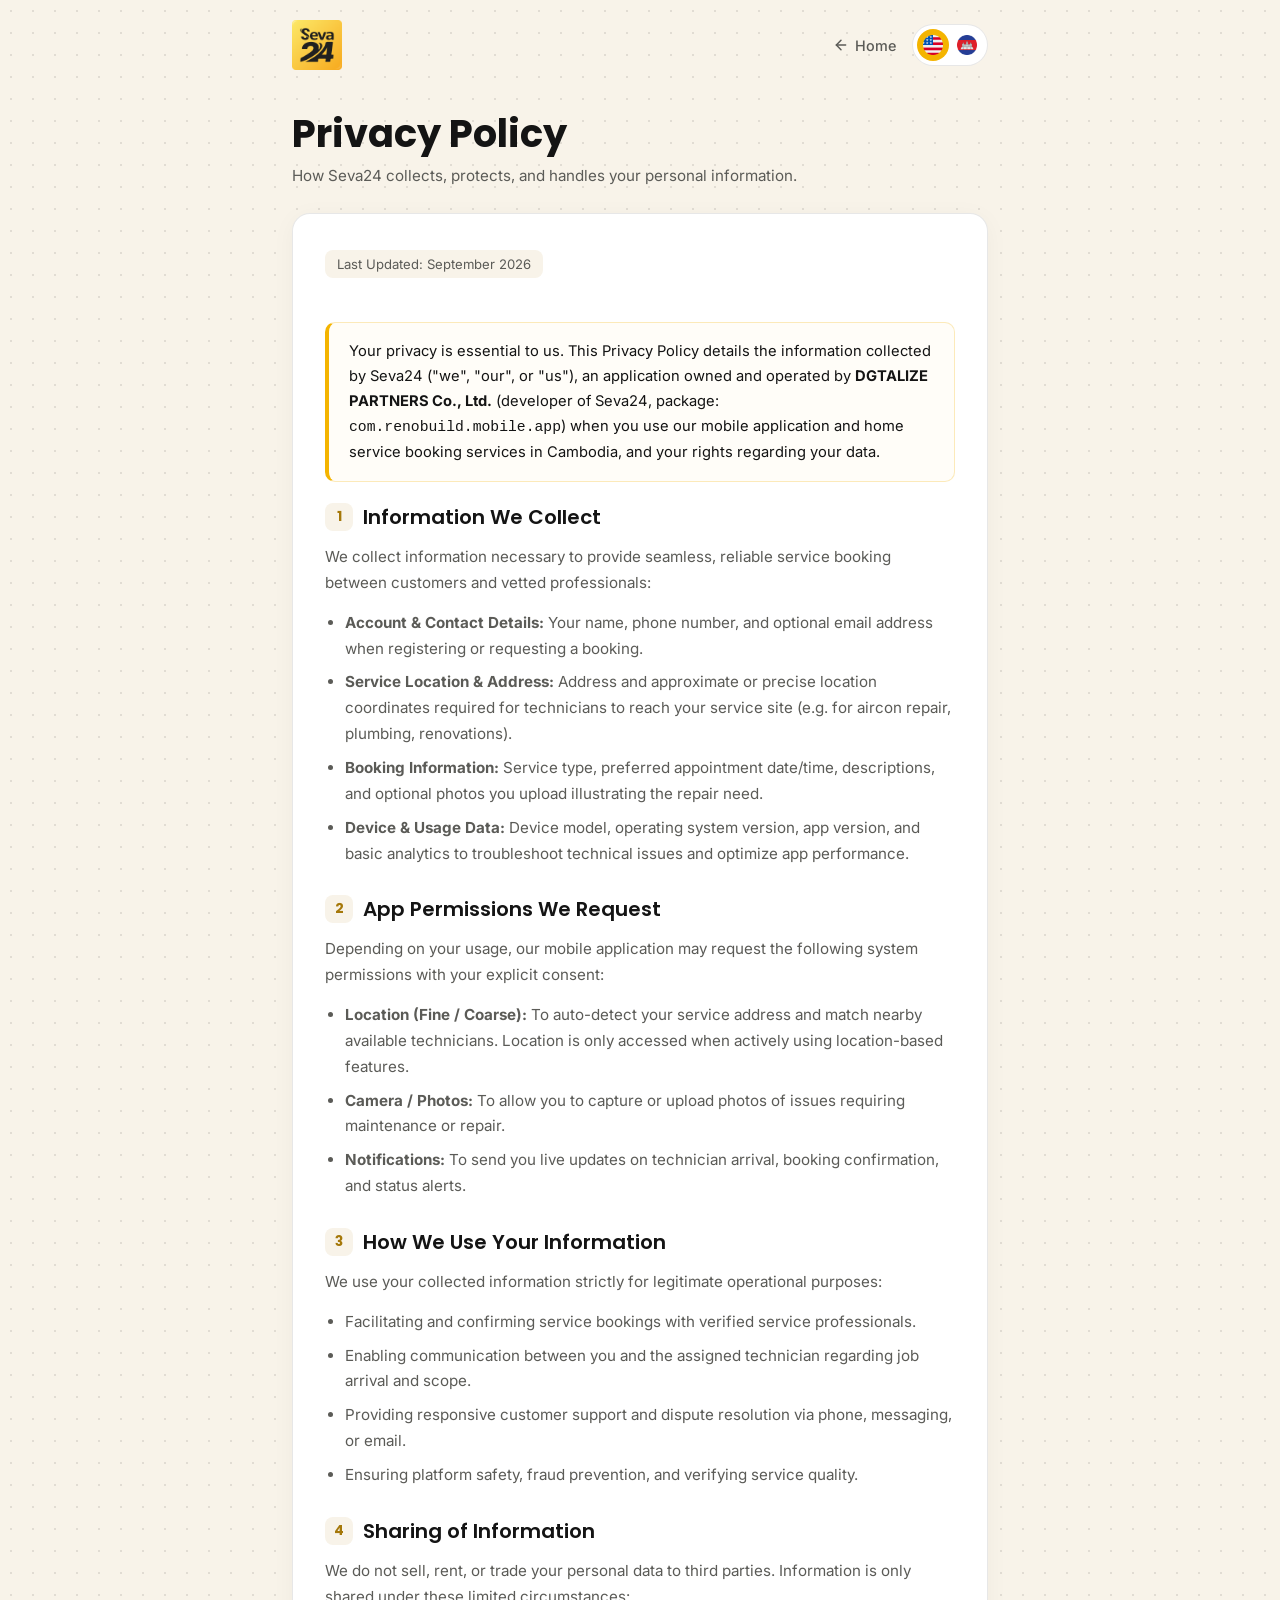
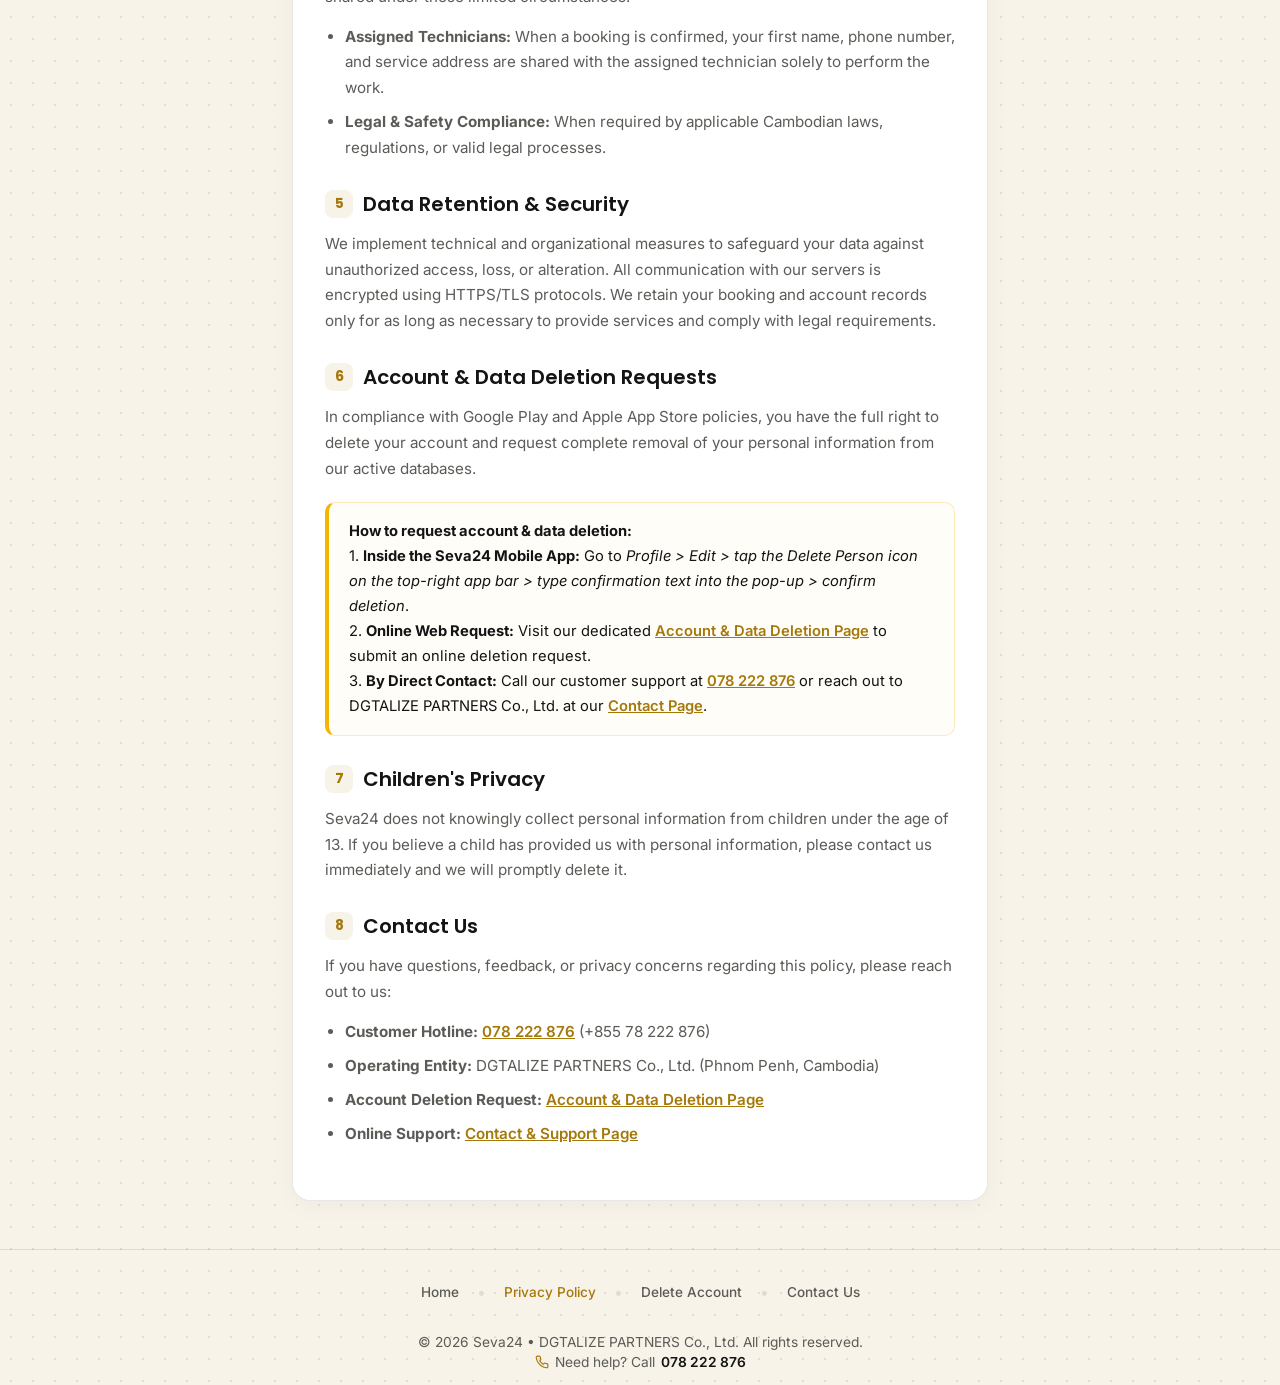
<file: privacy.html>
<!DOCTYPE html>
<html lang="en">

<head>
    <meta charset="UTF-8">
    <meta name="viewport" content="width=device-width, initial-scale=1">
    <title>Privacy Policy — Seva24</title>
    <meta name="description"
        content="Privacy Policy for the Seva24 Mobile Application and Platform — Learn how we collect, use, and protect your personal information in Cambodia.">
    <meta name="robots" content="index, follow, max-snippet:-1, max-image-preview:large, max-video-preview:-1">
    <link rel="canonical" href="https://www.seva24.app/privacy.html">

    <!-- Open Graph / Facebook -->
    <meta property="og:type" content="website">
    <meta property="og:site_name" content="Seva24">
    <meta property="og:title" content="Privacy Policy — Seva24">
    <meta property="og:description"
        content="Privacy Policy for the Seva24 Mobile Application and Platform — Learn how we collect, use, and protect your personal information in Cambodia.">
    <meta property="og:url" content="https://www.seva24.app/privacy.html">
    <meta property="og:image" content="https://www.seva24.app/assets/images/seva24-logo.png">
    <meta property="og:image:width" content="1024">
    <meta property="og:image:height" content="1024">
    <meta property="og:image:alt" content="Seva24 Logo">
    <meta property="og:locale" content="en_US">
    <meta property="og:locale:alternate" content="km_KH">

    <!-- Twitter Card -->
    <meta name="twitter:card" content="summary">
    <meta name="twitter:title" content="Privacy Policy — Seva24">
    <meta name="twitter:description"
        content="Privacy Policy for the Seva24 Mobile Application and Platform — Learn how we collect, use, and protect your personal information in Cambodia.">
    <meta name="twitter:image" content="https://www.seva24.app/assets/images/seva24-logo.png">

    <!-- Schema.org Structured Data (JSON-LD) -->
    <script type="application/ld+json">
    {
      "@context": "https://schema.org",
      "@graph": [
        {
          "@type": "WebPage",
          "@id": "https://www.seva24.app/privacy.html#webpage",
          "url": "https://www.seva24.app/privacy.html",
          "name": "Privacy Policy — Seva24",
          "description": "Privacy Policy for the Seva24 mobile application operated by DGTALIZE PARTNERS Co., Ltd.",
          "isPartOf": {
            "@type": "WebSite",
            "@id": "https://www.seva24.app/#website",
            "name": "Seva24",
            "url": "https://www.seva24.app/"
          }
        },
        {
          "@type": "BreadcrumbList",
          "@id": "https://www.seva24.app/privacy.html#breadcrumb",
          "itemListElement": [
            {
              "@type": "ListItem",
              "position": 1,
              "name": "Home",
              "item": "https://www.seva24.app/"
            },
            {
              "@type": "ListItem",
              "position": 2,
              "name": "Privacy Policy",
              "item": "https://www.seva24.app/privacy.html"
            }
          ]
        }
      ]
    }
    </script>

    <!-- Favicon & App Icons -->
    <link rel="icon" type="image/x-icon" href="favicon.ico">
    <link rel="icon" type="image/png" sizes="32x32" href="assets/images/favicon/favicon-32x32.png">
    <link rel="icon" type="image/png" sizes="16x16" href="assets/images/favicon/favicon-16x16.png">
    <link rel="apple-touch-icon" sizes="180x180" href="assets/images/favicon/apple-touch-icon.png">
    <link rel="manifest" href="site.webmanifest">
    <meta name="theme-color" content="#F4B400">

    <link rel="preconnect" href="https://fonts.googleapis.com">
    <link rel="preconnect" href="https://fonts.gstatic.com" crossorigin>
    <link
        href="https://fonts.googleapis.com/css2?family=Poppins:wght@400;500;600;700;800&family=Inter:wght@400;500;600&family=Kantumruy+Pro:wght@400;500;600;700&display=swap"
        rel="stylesheet">
    <link rel="stylesheet" href="styles.css">
</head>

<body>

    <div class="wrap page-wrap">
        <nav>
            <div class="logo">
                <a href="index.html" style="display:flex;align-items:center;text-decoration:none;color:inherit;">
                    <img src="assets/images/seva24-logo.png" alt="Seva24 Logo" width="50" height="50">
                </a>
            </div>
            <div class="nav-links">
                <a href="index.html" class="nav-back">
                    <svg width="16" height="16" viewBox="0 0 24 24" fill="none" stroke="currentColor" stroke-width="2.2" stroke-linecap="round" stroke-linejoin="round">
                        <line x1="19" y1="12" x2="5" y2="12"></line>
                        <polyline points="12 19 5 12 12 5"></polyline>
                    </svg>
                    <span data-en="Home" data-km="ទំព័រដើម">Home</span>
                </a>
                <div class="lang-switch" role="group" aria-label="Language">
                    <button type="button" class="active" aria-pressed="true" data-lang="en">
                        <img src="assets/images/flag-us.png" alt="English" width="20" height="20">
                    </button>
                    <button type="button" aria-pressed="false" data-lang="km">
                        <img src="assets/images/flag-kh.png" alt="ខ្មែរ" width="20" height="20">
                    </button>
                </div>
            </div>
        </nav>

        <header class="page-header">
            <h1 data-en="Privacy Policy" data-km="គោលការណ៍ឯកជនភាព">Privacy Policy</h1>
            <p data-en="How Seva24 collects, protects, and handles your personal information."
                data-km="របៀបដែល Seva24 ប្រមូល ការពារ និងគ្រប់គ្រងព័ត៌មានផ្ទាល់ខ្លួនរបស់អ្នក។">
                How Seva24 collects, protects, and handles your personal information.
            </p>
        </header>

        <main class="subpage-card policy-body">
            <div class="policy-meta" data-en="Last Updated: September 2026" data-km="កាលបរិច្ឆេទធ្វើបច្ចុប្បន្នភាពចុងក្រោយ៖ ខែកញ្ញា ឆ្នាំ ២០២៦">
                Last Updated: September 2026
            </div>

            <div class="policy-highlight">
                <p data-en="Your privacy is essential to us. This Privacy Policy details the information collected by Seva24 (&quot;we&quot;, &quot;our&quot;, or &quot;us&quot;), an application owned and operated by <strong>DGTALIZE PARTNERS Co., Ltd.</strong> (developer of Seva24, package: <code>com.renobuild.mobile.app</code>) when you use our mobile application and home service booking services in Cambodia, and your rights regarding your data."
                    data-km="ភាពឯកជនរបស់អ្នកមានសារៈសំខាន់បំផុតសម្រាប់យើង។ គោលការណ៍ឯកជនភាពនេះរៀបរាប់លម្អិតអំពីព័ត៌មានដែល Seva24 (&quot;យើង&quot;) ដែលជាកម្មវិធីគ្រប់គ្រង និងដំណើរការដោយក្រុមហ៊ុន <strong>DGTALIZE PARTNERS Co., Ltd.</strong> (លេខសម្គាល់កម្មវិធី៖ <code>com.renobuild.mobile.app</code>) ប្រមូលនៅពេលអ្នកប្រើប្រាស់កម្មវិធីទូរស័ព្ទ និងសេវាកម្មកក់ជាងនៅកម្ពុជា ព្រមទាំងសិទ្ធិរបស់អ្នកទាក់ទងនឹងទិន្នន័យ។">
                    Your privacy is essential to us. This Privacy Policy details the information collected by Seva24 ("we", "our", or "us"), an application owned and operated by <strong>DGTALIZE PARTNERS Co., Ltd.</strong> (developer of Seva24, package: <code>com.renobuild.mobile.app</code>) when you use our mobile application and home service booking services in Cambodia, and your rights regarding your data.
                </p>
            </div>

            <h2><span class="sec-num">1</span> <span data-en="Information We Collect" data-km="ព័ត៌មានដែលយើងប្រមូល">Information We Collect</span></h2>
            <p data-en="We collect information necessary to provide seamless, reliable service booking between customers and vetted professionals:"
                data-km="យើងប្រមូលព័ត៌មានចាំបាច់ដើម្បីផ្តល់សេវាកម្មកក់ជាងជំនាញជូនអតិថិជនឱ្យកាន់តែរលូន និងអាចទុកចិត្តបាន៖">
                We collect information necessary to provide seamless, reliable service booking between customers and vetted professionals:
            </p>
            <ul>
                <li data-en="<strong>Account &amp; Contact Details:</strong> Your name, phone number, and optional email address when registering or requesting a booking."
                    data-km="<strong>គណនី និងទំនាក់ទំនង៖</strong> ឈ្មោះ លេខទូរស័ព្ទ និងអ៊ីមែល (ស្រេចចិត្ត) នៅពេលចុះឈ្មោះ ឬស្នើសុំកក់សេវាកម្ម។">
                    <strong>Account &amp; Contact Details:</strong> Your name, phone number, and optional email address when registering or requesting a booking.
                </li>
                <li data-en="<strong>Service Location &amp; Address:</strong> Address and approximate or precise location coordinates required for technicians to reach your service site (e.g. for aircon repair, plumbing, renovations)."
                    data-km="<strong>ទីតាំងសេវាកម្ម៖</strong> អាសយដ្ឋាន និងកូអរដោនេទីតាំង ដើម្បីឱ្យជាងជំនាញអាចធ្វើដំណើរទៅដល់ទីតាំងរបស់អ្នក (ដូចជា ជួសជុលម៉ាស៊ីនត្រជាក់ ជួសជុលផ្ទះ។ល។)។">
                    <strong>Service Location &amp; Address:</strong> Address and approximate or precise location coordinates required for technicians to reach your service site (e.g. for aircon repair, plumbing, renovations).
                </li>
                <li data-en="<strong>Booking Information:</strong> Service type, preferred appointment date/time, descriptions, and optional photos you upload illustrating the repair need."
                    data-km="<strong>ព័ត៌មាននៃការកក់៖</strong> ប្រភេទសេវាកម្ម កាលបរិច្ឆេទ/ម៉ោងដែលចង់បាន ការពិពណ៌នា និងរូបថត (បើមាន) ដែលអ្នកផ្ទុកឡើងបង្ហាញពីបញ្ហាដែលត្រូវជួសជុល។">
                    <strong>Booking Information:</strong> Service type, preferred appointment date/time, descriptions, and optional photos you upload illustrating the repair need.
                </li>
                <li data-en="<strong>Device &amp; Usage Data:</strong> Device model, operating system version, app version, and basic analytics to troubleshoot technical issues and optimize app performance."
                    data-km="<strong>ទិន្នន័យឧបករណ៍ និងការប្រើប្រាស់៖</strong> ម៉ូដែលទូរស័ព្ទ កំណែប្រព័ន្ធប្រតិបត្តិការ (OS) កំណែកម្មវិធី និងទិន្នន័យវិភាគបច្ចេកទេសដើម្បីដោះស្រាយបញ្ហា និងបង្កើនល្បឿនកម្មវិធី។">
                    <strong>Device &amp; Usage Data:</strong> Device model, operating system version, app version, and basic analytics to troubleshoot technical issues and optimize app performance.
                </li>
            </ul>

            <h2><span class="sec-num">2</span> <span data-en="App Permissions We Request" data-km="ការអនុញ្ញាតដែលកម្មវិធីទាមទារ">App Permissions We Request</span></h2>
            <p data-en="Depending on your usage, our mobile application may request the following system permissions with your explicit consent:"
                data-km="អាស្រ័យលើការប្រើប្រាស់ជាក់ស្តែង កម្មវិធីអាចស្នើសុំការអនុញ្ញាតពីប្រព័ន្ធឧបករណ៍របស់អ្នកដោយមានការយល់ព្រមពីអ្នក៖">
                Depending on your usage, our mobile application may request the following system permissions with your explicit consent:
            </p>
            <ul>
                <li data-en="<strong>Location (Fine / Coarse):</strong> To auto-detect your service address and match nearby available technicians. Location is only accessed when actively using location-based features."
                    data-km="<strong>ទីតាំង (Location):</strong> ដើម្បីស្វែងរកអាសយដ្ឋានកក់សេវា និងស្វែងរកជាងជំនាញដែលនៅជិតអ្នក។ ការកំណត់ទីតាំងត្រូវបានប្រើតែនៅពេលអ្នកបើកមុខងារនេះប៉ុណ្ណោះ។">
                    <strong>Location (Fine / Coarse):</strong> To auto-detect your service address and match nearby available technicians. Location is only accessed when actively using location-based features.
                </li>
                <li data-en="<strong>Camera / Photos:</strong> To allow you to capture or upload photos of issues requiring maintenance or repair."
                    data-km="<strong>កាមេរ៉ា / រូបថត (Camera / Photos):</strong> ដើម្បីឱ្យអ្នកអាចថត ឬជ្រើសរើសរូបភាពបញ្ហាឧបករណ៍ដែលត្រូវការជួសជុល។">
                    <strong>Camera / Photos:</strong> To allow you to capture or upload photos of issues requiring maintenance or repair.
                </li>
                <li data-en="<strong>Notifications:</strong> To send you live updates on technician arrival, booking confirmation, and status alerts."
                    data-km="<strong>ការជូនដំណឹង (Notifications):</strong> ដើម្បីផ្ញើព័ត៌មានថ្មីៗអំពីស្ថានភាពជាងធ្វើដំណើរមកដល់ ការបញ្ជាក់ការកក់ និងសារសំខាន់ៗ។">
                    <strong>Notifications:</strong> To send you live updates on technician arrival, booking confirmation, and status alerts.
                </li>
            </ul>

            <h2><span class="sec-num">3</span> <span data-en="How We Use Your Information" data-km="របៀបដែលយើងប្រើប្រាស់ព័ត៌មាន">How We Use Your Information</span></h2>
            <p data-en="We use your collected information strictly for legitimate operational purposes:"
                data-km="យើងប្រើប្រាស់ព័ត៌មានរបស់អ្នកសម្រាប់គោលបំណងច្បាស់លាស់ដូចខាងក្រោម៖">
                We use your collected information strictly for legitimate operational purposes:
            </p>
            <ul>
                <li data-en="Facilitating and confirming service bookings with verified service professionals."
                    data-km="សម្របសម្រួល និងបញ្ជាក់ការកក់សេវាកម្មជាមួយជាងជំនាញដែលមានការត្រួតពិនិត្យត្រឹមត្រូវ។">
                    Facilitating and confirming service bookings with verified service professionals.
                </li>
                <li data-en="Enabling communication between you and the assigned technician regarding job arrival and scope."
                    data-km="បើកដំណើរការការទាក់ទងគ្នារវាងអ្នក និងជាងដែលបានចាត់តាំងទាក់ទងនឹងការមកដល់ និងការងារជួសជុល។">
                    Enabling communication between you and the assigned technician regarding job arrival and scope.
                </li>
                <li data-en="Providing responsive customer support and dispute resolution via phone, messaging, or email."
                    data-km="ផ្តល់ជំនួយបម្រើអតិថិជន និងដោះស្រាយបញ្ហាផ្សេងៗតាមទូរស័ព្ទ ឬសារ។">
                    Providing responsive customer support and dispute resolution via phone, messaging, or email.
                </li>
                <li data-en="Ensuring platform safety, fraud prevention, and verifying service quality."
                    data-km="ធានាសុវត្ថិភាពប្រព័ន្ធ ទប់ស្កាត់ការក្លែងបន្លំ និងលើកកម្ពស់គុណភាពសេវាកម្ម។">
                    Ensuring platform safety, fraud prevention, and verifying service quality.
                </li>
            </ul>

            <h2><span class="sec-num">4</span> <span data-en="Sharing of Information" data-km="ការចែករំលែកព័ត៌មាន">Sharing of Information</span></h2>
            <p data-en="We do not sell, rent, or trade your personal data to third parties. Information is only shared under these limited circumstances:"
                data-km="យើងមិនលក់ ជួល ឬដោះដូរទិន្នន័យផ្ទាល់ខ្លួនរបស់អ្នកទៅកាន់ភាគីទីបីជាដាច់ខាត។ ព័ត៌មានត្រូវបានចែករំលែកក្នុងករណីចាំបាច់ប៉ុណ្ណោះ៖">
                We do not sell, rent, or trade your personal data to third parties. Information is only shared under these limited circumstances:
            </p>
            <ul>
                <li data-en="<strong>Assigned Technicians:</strong> When a booking is confirmed, your first name, phone number, and service address are shared with the assigned technician solely to perform the work."
                    data-km="<strong>ជាងជំនាញដែលទទួលការងារ៖</strong> នៅពេលការកក់ត្រូវបានបញ្ជាក់ ឈ្មោះ លេខទូរស័ព្ទ និងអាសយដ្ឋានត្រូវបានផ្តល់ជូនជាងដើម្បីបំពេញការងារជួសជុល។">
                    <strong>Assigned Technicians:</strong> When a booking is confirmed, your first name, phone number, and service address are shared with the assigned technician solely to perform the work.
                </li>
                <li data-en="<strong>Legal &amp; Safety Compliance:</strong> When required by applicable Cambodian laws, regulations, or valid legal processes."
                    data-km="<strong>ការអនុវត្តតាមផ្លូវច្បាប់៖</strong> នៅពេលតម្រូវដោយច្បាប់ ឬបទប្បញ្ញត្តិជាធរមាននៃព្រះរាជាណាចក្រកម្ពុជា។">
                    <strong>Legal &amp; Safety Compliance:</strong> When required by applicable Cambodian laws, regulations, or valid legal processes.
                </li>
            </ul>

            <h2><span class="sec-num">5</span> <span data-en="Data Retention &amp; Security" data-km="ការរក្សាទុក និងសុវត្ថិភាពទិន្នន័យ">Data Retention &amp; Security</span></h2>
            <p data-en="We implement technical and organizational measures to safeguard your data against unauthorized access, loss, or alteration. All communication with our servers is encrypted using HTTPS/TLS protocols. We retain your booking and account records only for as long as necessary to provide services and comply with legal requirements."
                data-km="យើងអនុវត្តវិធានការបច្ចេកទេស និងសុវត្ថិភាពស្តង់ដារ ដើម្បីការពារទិន្នន័យរបស់អ្នកពីការចូលប្រើប្រាស់ដោយគ្មានការអនុញ្ញាត ការបាត់បង់ ឬការកែប្រែ។ រាល់ការតភ្ជាប់ទៅកាន់ម៉ាស៊ីនមេត្រូវបានអ៊ិនគ្រីបតាមរយៈ HTTPS/TLS។ យើងរក្សាទុកទិន្នន័យរបស់អ្នកត្រឹមរយៈពេលចាំបាច់ដើម្បីផ្តល់សេវាកម្ម និងអនុលោមតាមច្បាប់។">
                We implement technical and organizational measures to safeguard your data against unauthorized access, loss, or alteration. All communication with our servers is encrypted using HTTPS/TLS protocols. We retain your booking and account records only for as long as necessary to provide services and comply with legal requirements.
            </p>

            <h2><span class="sec-num">6</span> <span data-en="Account &amp; Data Deletion Requests" data-km="សិទ្ធិស្នើសុំលុបគណនី និងទិន្នន័យ">Account &amp; Data Deletion Requests</span></h2>
            <p data-en="In compliance with Google Play and Apple App Store policies, you have the full right to delete your account and request complete removal of your personal information from our active databases."
                data-km="អនុលោមតាមគោលការណ៍របស់ Google Play និង Apple App Store អ្នកមានសិទ្ធិពេញលេញក្នុងការលុបគណនី និងស្នើសុំឱ្យលុបទិន្នន័យផ្ទាល់ខ្លួនរបស់អ្នកចេញពីប្រព័ន្ធរបស់យើង។">
                In compliance with Google Play and Apple App Store policies, you have the full right to delete your account and request complete removal of your personal information from our active databases.
            </p>
            <div class="policy-highlight">
                <p data-en="<strong>How to request account &amp; data deletion:</strong><br>1. <strong>Inside the Seva24 Mobile App:</strong> Go to <em>Profile &gt; Edit &gt; tap the Delete Person icon on the top-right app bar &gt; type confirmation text into the pop-up &gt; confirm deletion</em>.<br>2. <strong>Online Web Request:</strong> Visit our dedicated <a href=&quot;delete-account.html&quot; style=&quot;color:var(--gold-deep);font-weight:600;&quot;>Account &amp; Data Deletion Page</a> to submit an online deletion request.<br>3. <strong>By Direct Contact:</strong> Call our customer support at <a href=&quot;tel:+85578222876&quot; style=&quot;color:var(--gold-deep);font-weight:600;&quot;>078 222 876</a> or reach out to DGTALIZE PARTNERS Co., Ltd. at our <a href=&quot;contact.html&quot; style=&quot;color:var(--gold-deep);font-weight:600;&quot;>Contact Page</a>."
                    data-km="<strong>របៀបស្នើសុំលុបគណនី និងទិន្នន័យ៖</strong><br>១. <strong>នៅក្នុងកម្មវិធី Seva24៖</strong> ចូលទៅកាន់ <em>Profile &gt; Edit &gt; ចុចលើរូបតំណាងលុបគណនី (Delete Person Icon) នៅជ្រុងខាងស្តាំខាងលើនៃ App Bar &gt; វាយបញ្ចូលពាក្យបញ្ជាក់ក្នុងផ្ទាំង Pop-up &gt; បញ្ជាក់ការលុប</em>។<br>២. <strong>តាមរយៈវេបសាយ៖</strong> ចូលទៅកាន់ <a href=&quot;delete-account.html&quot; style=&quot;color:var(--gold-deep);font-weight:600;&quot;>ទំព័រស្នើសុំលុបគណនី និងទិន្នន័យ</a> ដើម្បីបំពេញទម្រង់បែបបទអនឡាញ។<br>៣. <strong>តាមរយៈទំនាក់ទំនងផ្ទាល់៖</strong> ទូរស័ព្ទមកកាន់ផ្នែកបម្រើអតិថិជនលេខ <a href=&quot;tel:+85578222876&quot; style=&quot;color:var(--gold-deep);font-weight:600;&quot;>078 222 876</a> ឬទំនាក់ទំនងមកកាន់ក្រុមហ៊ុន DGTALIZE PARTNERS Co., Ltd. តាមរយៈ <a href=&quot;contact.html&quot; style=&quot;color:var(--gold-deep);font-weight:600;&quot;>ទំព័រទំនាក់ទំនង</a>។">
                    <strong>How to request account &amp; data deletion:</strong><br>
                    1. <strong>Inside the Seva24 Mobile App:</strong> Go to <em>Profile &gt; Edit &gt; tap the Delete Person icon on the top-right app bar &gt; type confirmation text into the pop-up &gt; confirm deletion</em>.<br>
                    2. <strong>Online Web Request:</strong> Visit our dedicated <a href="delete-account.html" style="color:var(--gold-deep);font-weight:600;">Account &amp; Data Deletion Page</a> to submit an online deletion request.<br>
                    3. <strong>By Direct Contact:</strong> Call our customer support at <a href="tel:+85578222876" style="color:var(--gold-deep);font-weight:600;">078 222 876</a> or reach out to DGTALIZE PARTNERS Co., Ltd. at our <a href="contact.html" style="color:var(--gold-deep);font-weight:600;">Contact Page</a>.
                </p>
            </div>

            <h2><span class="sec-num">7</span> <span data-en="Children's Privacy" data-km="ឯកជនភាពសម្រាប់កុមារ">Children's Privacy</span></h2>
            <p data-en="Seva24 does not knowingly collect personal information from children under the age of 13. If you believe a child has provided us with personal information, please contact us immediately and we will promptly delete it."
                data-km="Seva24 មិនប្រមូលព័ត៌មានផ្ទាល់ខ្លួនពីកុមារដែលមានអាយុក្រោម ១៣ ឆ្នាំដោយចេតនានោះទេ។ ប្រសិនបើអ្នកជឿថាកុមារបានផ្តល់ព័ត៌មានផ្ទាល់ខ្លួនដល់យើង សូមទាក់ទងមកយើងជាបន្ទាន់ ហើយយើងនឹងលុបព័ត៌មាននោះភ្លាមៗ។">
                Seva24 does not knowingly collect personal information from children under the age of 13. If you believe a child has provided us with personal information, please contact us immediately and we will promptly delete it.
            </p>

            <h2><span class="sec-num">8</span> <span data-en="Contact Us" data-km="ទំនាក់ទំនងមកកាន់យើង">Contact Us</span></h2>
            <p data-en="If you have questions, feedback, or privacy concerns regarding this policy, please reach out to us:"
                data-km="ប្រសិនបើអ្នកមានចម្ងល់ មតិយោបល់ ឬកង្វល់អំពីឯកជនភាពទាក់ទងនឹងគោលការណ៍នេះ សូមទាក់ទងមកយើងខ្ញុំ៖">
                If you have questions, feedback, or privacy concerns regarding this policy, please reach out to us:
            </p>
            <ul>
                <li data-en="<strong>Customer Hotline:</strong> <a href=&quot;tel:+85578222876&quot; style=&quot;color:var(--gold-deep);font-weight:600;&quot;>078 222 876</a> (+855 78 222 876)"
                    data-km="<strong>លេខទូរស័ព្ទទាន់ហេតុការណ៍៖</strong> <a href=&quot;tel:+85578222876&quot; style=&quot;color:var(--gold-deep);font-weight:600;&quot;>078 222 876</a> (+855 78 222 876)">
                    <strong>Customer Hotline:</strong> <a href="tel:+85578222876" style="color:var(--gold-deep);font-weight:600;">078 222 876</a> (+855 78 222 876)
                </li>
                <li data-en="<strong>Operating Entity:</strong> DGTALIZE PARTNERS Co., Ltd. (Phnom Penh, Cambodia)"
                    data-km="<strong>ក្រុមហ៊ុនប្រតិបត្តិការ៖</strong> DGTALIZE PARTNERS Co., Ltd. (រាជធានីភ្នំពេញ ព្រះរាជាណាចក្រកម្ពុជា)">
                    <strong>Operating Entity:</strong> DGTALIZE PARTNERS Co., Ltd. (Phnom Penh, Cambodia)
                </li>
                <li data-en="<strong>Account Deletion Request:</strong> <a href=&quot;delete-account.html&quot; style=&quot;color:var(--gold-deep);font-weight:600;&quot;>Account &amp; Data Deletion Page</a>"
                    data-km="<strong>ទំព័រស្នើសុំលុបគណនី៖</strong> <a href=&quot;delete-account.html&quot; style=&quot;color:var(--gold-deep);font-weight:600;&quot;>ទំព័រស្នើសុំលុបគណនី និងទិន្នន័យ</a>">
                    <strong>Account Deletion Request:</strong> <a href="delete-account.html" style="color:var(--gold-deep);font-weight:600;">Account &amp; Data Deletion Page</a>
                </li>
                <li data-en="<strong>Online Support:</strong> <a href=&quot;contact.html&quot; style=&quot;color:var(--gold-deep);font-weight:600;&quot;>Contact &amp; Support Page</a>"
                    data-km="<strong>ផ្នែកគាំទ្រតាមអនឡាញ៖</strong> <a href=&quot;contact.html&quot; style=&quot;color:var(--gold-deep);font-weight:600;&quot;>ទំព័រទំនាក់ទំនង និងជំនួយ</a>">
                    <strong>Online Support:</strong> <a href="contact.html" style="color:var(--gold-deep);font-weight:600;">Contact &amp; Support Page</a>
                </li>
            </ul>
        </main>
    </div>

    <footer>
        <nav class="footer-nav" aria-label="Footer Navigation">
            <a href="index.html" data-en="Home" data-km="ទំព័រដើម">Home</a>
            <span class="sep">•</span>
            <a href="privacy.html" class="active" data-en="Privacy Policy" data-km="គោលការណ៍ឯកជនភាព">Privacy Policy</a>
            <span class="sep">•</span>
            <a href="delete-account.html" data-en="Delete Account" data-km="លុបគណនី">Delete Account</a>
            <span class="sep">•</span>
            <a href="contact.html" data-en="Contact Us" data-km="ទំនាក់ទំនង">Contact Us</a>
        </nav>
        <p data-en="© 2026 Seva24 • DGTALIZE PARTNERS Co., Ltd. All rights reserved."
            data-km="© 2026 Seva24 • DGTALIZE PARTNERS Co., Ltd. រក្សាសិទ្ធិគ្រប់យ៉ាង។">© 2026 Seva24 • DGTALIZE PARTNERS Co., Ltd. All rights reserved.</p>
        <p class="support">
            <svg width="14" height="14" viewBox="0 0 24 24" fill="none" stroke="currentColor" stroke-width="2"
                stroke-linecap="round" stroke-linejoin="round">
                <path
                    d="M22 16.92v3a2 2 0 0 1-2.18 2 19.79 19.79 0 0 1-8.63-3.07 19.5 19.5 0 0 1-6-6 19.79 19.79 0 0 1-3.07-8.67A2 2 0 0 1 4.11 2h3a2 2 0 0 1 2 1.72c.127.96.361 1.903.7 2.81a2 2 0 0 1-.45 2.11L8.09 9.91a16 16 0 0 0 6 6l1.27-1.27a2 2 0 0 1 2.11-.45c.907.339 1.85.573 2.81.7A2 2 0 0 1 22 16.92z" />
            </svg>
            <span data-en="Need help? Call" data-km="ត្រូវការជំនួយ? ទំនាក់ទំនងមកលេខ">Need help? Call</span>
            <a href="tel:+85578222876">078 222 876</a>
        </p>
    </footer>

    <script>
        const translatable = document.querySelectorAll('[data-en], [data-en-html]');

        function applyLanguage(lang) {
            translatable.forEach((el) => {
                if (el.hasAttribute('data-en-html')) {
                    el.innerHTML = lang === 'km' ? el.dataset.kmHtml : el.dataset.enHtml;
                } else {
                    el.innerHTML = lang === 'km' ? el.dataset.km : el.dataset.en;
                }
            });
        }

        const langButtons = document.querySelectorAll('.lang-switch button');

        function setLanguage(lang) {
            langButtons.forEach((b) => {
                const isActive = b.dataset.lang === lang;
                b.classList.toggle('active', isActive);
                b.setAttribute('aria-pressed', String(isActive));
            });
            document.documentElement.lang = lang;
            applyLanguage(lang);
            localStorage.setItem('seva24-lang', lang);
        }

        langButtons.forEach((btn) => {
            btn.addEventListener('click', () => setLanguage(btn.dataset.lang));
        });

        const savedLang = localStorage.getItem('seva24-lang');
        if (savedLang) {
            setLanguage(savedLang);
        }
    </script>

</body>

</html>
</file>
<file: styles.css>
:root {
    --bg: #F8F3E9;
    --gold: #F4B400;
    --gold-deep: #A5780A;
    --ink: #141414;
    --ink-soft: #5B5B57;
    --line: rgba(20, 20, 20, 0.10);
}

* {
    box-sizing: border-box;
}

@keyframes fade-up {
    from {
        opacity: 0;
        transform: translateY(16px);
    }

    to {
        opacity: 1;
        transform: translateY(0);
    }
}

@keyframes float {

    0%,
    100% {
        transform: translateY(0);
    }

    50% {
        transform: translateY(-10px);
    }
}

@keyframes bounce-in {
    0% {
        opacity: 0;
        transform: scale(0.3) rotate(-8deg);
    }

    55% {
        opacity: 1;
        transform: scale(1.15) rotate(4deg);
    }

    75% {
        transform: scale(0.95) rotate(-2deg);
    }

    100% {
        transform: scale(1) rotate(0);
    }
}

html,
body {
    height: 100%;
}

body {
    margin: 0;
    background: var(--bg);
    background-image: radial-gradient(var(--line) 1px, transparent 1px);
    background-size: 22px 22px;
    color: var(--ink);
    font-family: 'Inter', 'Kantumruy Pro', system-ui, sans-serif;
    -webkit-font-smoothing: antialiased;
    display: flex;
    flex-direction: column;
    min-height: 100vh;
}

.wrap {
    flex: 1;
    display: flex;
    flex-direction: column;
    width: 100%;
    max-width: 640px;
    margin: 0 auto;
    padding: 0 32px;
}

h1 {
    font-family: 'Poppins', 'Kantumruy Pro', sans-serif;
    color: var(--ink);
    margin: 0;
}

/* ---------- Nav ---------- */
nav {
    display: flex;
    align-items: center;
    justify-content: space-between;
    padding: 24px 0;
}

.logo {
    display: flex;
    align-items: center;
    gap: 10px;
    font-family: 'Poppins', 'Kantumruy Pro', sans-serif;
    font-weight: 700;
    font-size: 1.2rem;
    transform-origin: center;
    animation: bounce-in 0.8s ease-out both;
}

.lang-switch,
.eyebrow,
.hero h1,
.hero p,
.store-row {
    animation: fade-up 0.6s ease-out both;
}

.lang-switch {
    animation-delay: 0.05s;
}

.eyebrow {
    animation-delay: 0.1s;
}

.hero h1 {
    animation-delay: 0.2s;
}

.hero p {
    animation-delay: 0.3s;
}

.store-row {
    animation-delay: 0.5s;
}

.lang-switch {
    display: inline-flex;
    align-items: center;
    background: #fff;
    border: 1px solid var(--line);
    border-radius: 999px;
    padding: 4px;
    gap: 2px;
}

.lang-switch button {
    display: inline-flex;
    align-items: center;
    justify-content: center;
    border: none;
    background: transparent;
    color: var(--ink-soft);
    font-family: 'Inter', 'Kantumruy Pro', sans-serif;
    font-weight: 600;
    font-size: 0.86rem;
    padding: 6px;
    border-radius: 999px;
    cursor: pointer;
    transition: background 0.18s ease, color 0.18s ease;
}

.lang-switch button img {
    display: block;
}

.lang-switch button.active {
    background: var(--gold);
    color: var(--ink);
}

.lang-switch button:focus-visible {
    outline: 2px solid var(--gold-deep);
    outline-offset: 2px;
}

/* ---------- Hero: single, centered path to the CTA ---------- */
.hero {
    flex: 1;
    display: flex;
    flex-direction: column;
    justify-content: center;
    align-items: center;
    text-align: center;
    padding: 40px 0;
}

.eyebrow {
    font-size: 0.78rem;
    font-weight: 700;
    letter-spacing: 0.14em;
    text-transform: uppercase;
    color: var(--gold-deep);
    margin-bottom: 10px;
}

.hero h1 {
    font-size: clamp(2.1rem, 4.6vw, 2.9rem);
    font-weight: 700;
    line-height: 1.16;
    letter-spacing: -0.01em;
}

.hero h1 .accent {
    color: var(--gold-deep);
}

.hero p {
    max-width: 380px;
    margin: 14px auto 32px;
    font-size: 1rem;
    color: var(--ink-soft);
    line-height: 1.6;
}

.app-icon-wrap {
    margin-bottom: 36px;
    animation: fade-up 0.6s ease-out 0.4s both, float 3.2s ease-in-out 1.3s infinite;
}

.app-icon {
    width: min(240px, 62vw);
    background: transparent;
    transform-origin: center;
    animation: bounce-in 0.8s ease-out 0.5s both;
}

.app-icon img {
    display: block;
    width: 100%;
    height: auto;
}

.store-row {
    display: flex;
    flex-direction: column;
    gap: 12px;
    align-items: stretch;
    width: 100%;
    max-width: 260px;
}

.store-btn {
    display: inline-flex;
    align-items: center;
    justify-content: center;
    gap: 10px;
    padding: 12px 20px;
    border-radius: 12px;
    background: var(--ink);
    color: #fff;
    text-decoration: none;
    font-family: 'Inter', 'Kantumruy Pro', sans-serif;
    transition: transform 0.18s ease, opacity 0.18s ease;
}

.store-btn:hover {
    transform: translateY(-2px);
    opacity: 0.9;
}

.store-btn:active {
    transform: scale(0.97);
}

.store-btn:focus-visible {
    outline: 2px solid var(--gold);
    outline-offset: 3px;
}

.store-btn .sub {
    display: block;
    font-size: 0.64rem;
    opacity: 0.75;
    font-weight: 400;
}

.store-btn .main {
    display: block;
    font-size: 0.9rem;
    font-weight: 600;
    line-height: 1.2;
}

/* ---------- Footer ---------- */
footer {
    border-top: 1px solid var(--line);
    padding: 20px 0;
    text-align: center;
}

footer p {
    color: var(--ink-soft);
    font-size: 0.86rem;
    margin: 0;
}

footer .support {
    margin-top: 6px;
    display: inline-flex;
    align-items: center;
    gap: 6px;
}

footer .support a {
    color: var(--ink);
    font-weight: 600;
    text-decoration: none;
}

footer .support a:hover {
    color: var(--gold-deep);
}

footer .support svg {
    color: var(--gold-deep);
    flex-shrink: 0;
}

/* ---------- Desktop: fit everything within one viewport, no scroll ---------- */
@media (min-width: 901px) {
    nav {
        padding: 20px 0;
    }

    .hero {
        padding: 16px 0;
    }

    .eyebrow {
        margin-bottom: 8px;
    }

    .hero p {
        margin: 10px auto 18px;
    }

    .app-icon-wrap {
        margin-bottom: 18px;
    }

    .app-icon {
        width: auto;
    }

    .app-icon img {
        display: block;
        width: auto;
        height: auto;
        max-width: min(200px, 22vw);
        max-height: 30vh;
        object-fit: contain;
    }

    footer {
        padding: 12px 0;
    }

    footer .support {
        margin-top: 4px;
    }
}

@media (max-width: 560px) {
    .wrap {
        padding: 0 20px;
    }

    nav {
        flex-wrap: wrap;
        gap: 14px;
    }

    .hero {
        padding: 24px 0;
    }

    .hero h1 {
        font-size: clamp(1.8rem, 7vw, 2.3rem);
    }

    .hero p {
        font-size: 0.92rem;
        margin: 12px auto 26px;
    }

    .app-icon-wrap {
        margin-bottom: 28px;
    }

    .app-icon {
        width: min(200px, 66vw);
    }

    .store-btn {
        padding: 13px 20px;
        min-height: 48px;
    }

    .store-btn .main {
        font-size: 0.96rem;
    }
}

@media (prefers-reduced-motion: reduce) {

    .logo,
    .lang-switch,
    .eyebrow,
    .hero h1,
    .hero p,
    .app-icon-wrap,
    .app-icon,
    .store-row,
    .store-btn,
    .subpage-card,
    .contact-card {
        animation: none;
        transition: none;
    }
}

/* ---------- Subpages (Privacy & Contact) ---------- */
.page-wrap {
    max-width: 760px;
    padding-bottom: 48px;
}

.nav-links {
    display: flex;
    align-items: center;
    gap: 16px;
}

.nav-back {
    display: inline-flex;
    align-items: center;
    gap: 6px;
    color: var(--ink-soft);
    font-size: 0.9rem;
    font-weight: 500;
    text-decoration: none;
    transition: color 0.18s ease;
}

.nav-back:hover {
    color: var(--gold-deep);
}

.page-header {
    margin: 20px 0 28px;
    text-align: left;
    animation: fade-up 0.5s ease-out both;
}

.page-header h1 {
    font-size: clamp(1.8rem, 3.8vw, 2.4rem);
    font-weight: 700;
    line-height: 1.25;
    margin-bottom: 8px;
}

.page-header p {
    color: var(--ink-soft);
    margin: 0;
    font-size: 0.95rem;
}

.subpage-card {
    background: #ffffff;
    border: 1px solid var(--line);
    border-radius: 18px;
    padding: 36px 32px;
    box-shadow: 0 4px 24px rgba(20, 20, 20, 0.04);
    animation: fade-up 0.6s ease-out 0.1s both;
}

/* Policy Content Typography */
.policy-body h2 {
    font-family: 'Poppins', 'Kantumruy Pro', sans-serif;
    font-size: 1.25rem;
    font-weight: 600;
    color: var(--ink);
    margin: 28px 0 12px;
    display: flex;
    align-items: center;
    gap: 10px;
}

.policy-body h2:first-of-type {
    margin-top: 0;
}

.policy-body h2 .sec-num {
    display: inline-flex;
    align-items: center;
    justify-content: center;
    width: 28px;
    height: 28px;
    border-radius: 8px;
    background: var(--bg);
    color: var(--gold-deep);
    font-size: 0.85rem;
    font-weight: 700;
}

.policy-body p {
    color: var(--ink-soft);
    line-height: 1.7;
    margin: 0 0 14px;
    font-size: 0.95rem;
}

.policy-body ul {
    margin: 0 0 18px 20px;
    padding: 0;
    color: var(--ink-soft);
    line-height: 1.7;
    font-size: 0.95rem;
}

.policy-body li {
    margin-bottom: 8px;
}

.policy-highlight {
    background: #FFFDF8;
    border: 1px solid rgba(244, 180, 0, 0.25);
    border-left: 4px solid var(--gold);
    border-radius: 10px;
    padding: 16px 20px;
    margin: 20px 0;
}

.policy-highlight p {
    margin: 0;
    color: var(--ink);
    font-size: 0.92rem;
}

.policy-meta {
    display: inline-block;
    padding: 6px 12px;
    background: var(--bg);
    border-radius: 8px;
    font-size: 0.82rem;
    color: var(--ink-soft);
    margin-bottom: 24px;
}

/* Contact Page Grid & Form */
.contact-grid {
    display: grid;
    grid-template-columns: 1fr 1.2fr;
    gap: 28px;
}

.contact-info {
    display: flex;
    flex-direction: column;
    gap: 16px;
}

.info-tile {
    background: var(--bg);
    border-radius: 14px;
    padding: 18px;
    display: flex;
    align-items: flex-start;
    gap: 14px;
    text-decoration: none;
    color: inherit;
    transition: transform 0.18s ease, box-shadow 0.18s ease;
}

a.info-tile:hover {
    transform: translateY(-2px);
    box-shadow: 0 4px 12px rgba(20, 20, 20, 0.05);
}

.info-icon {
    width: 40px;
    height: 40px;
    border-radius: 10px;
    background: #fff;
    display: flex;
    align-items: center;
    justify-content: center;
    color: var(--gold-deep);
    flex-shrink: 0;
}

.info-title {
    font-weight: 600;
    font-size: 0.92rem;
    color: var(--ink);
    margin-bottom: 2px;
}

.info-desc {
    font-size: 0.85rem;
    color: var(--ink-soft);
    line-height: 1.4;
    word-break: break-word;
}

.contact-form {
    display: flex;
    flex-direction: column;
    gap: 16px;
}

.form-group {
    display: flex;
    flex-direction: column;
    gap: 6px;
}

.form-label {
    font-size: 0.85rem;
    font-weight: 600;
    color: var(--ink);
}

.form-input,
.form-textarea {
    width: 100%;
    padding: 12px 14px;
    border-radius: 10px;
    border: 1px solid var(--line);
    background: #fff;
    font-family: inherit;
    font-size: 0.92rem;
    color: var(--ink);
    outline: none;
    transition: border-color 0.18s ease, box-shadow 0.18s ease;
}

.form-input:focus,
.form-textarea:focus {
    border-color: var(--gold);
    box-shadow: 0 0 0 3px rgba(244, 180, 0, 0.18);
}

.form-textarea {
    min-height: 110px;
    resize: vertical;
}

.btn-submit {
    display: inline-flex;
    align-items: center;
    justify-content: center;
    gap: 8px;
    padding: 13px 22px;
    border-radius: 10px;
    background: var(--ink);
    color: #fff;
    font-family: 'Inter', 'Kantumruy Pro', sans-serif;
    font-weight: 600;
    font-size: 0.95rem;
    border: none;
    cursor: pointer;
    transition: background 0.18s ease, transform 0.18s ease;
    margin-top: 4px;
}

.btn-submit:hover {
    background: #2b2b2b;
    transform: translateY(-1px);
}

.btn-submit:active {
    transform: scale(0.98);
}

.form-alert {
    padding: 12px 16px;
    border-radius: 8px;
    font-size: 0.88rem;
    margin-top: 10px;
    display: none;
}

.form-alert.success {
    display: block;
    background: #EAF8EF;
    color: #15803D;
    border: 1px solid #BBF7D0;
}

/* Footer Navigation Links */
.footer-nav {
    display: flex;
    justify-content: center;
    align-items: center;
    gap: 18px;
    margin-bottom: 12px;
    flex-wrap: wrap;
}

.footer-nav a {
    color: var(--ink-soft);
    font-size: 0.85rem;
    text-decoration: none;
    font-weight: 500;
    transition: color 0.18s ease;
}

.footer-nav a:hover,
.footer-nav a.active {
    color: var(--gold-deep);
}

.footer-nav .sep {
    color: var(--line);
    user-select: none;
}

@media (max-width: 720px) {
    .contact-grid {
        grid-template-columns: 1fr;
        gap: 24px;
    }

    .subpage-card {
        padding: 24px 20px;
    }

    .page-wrap {
        padding: 0 18px 36px;
    }
}
</file>
